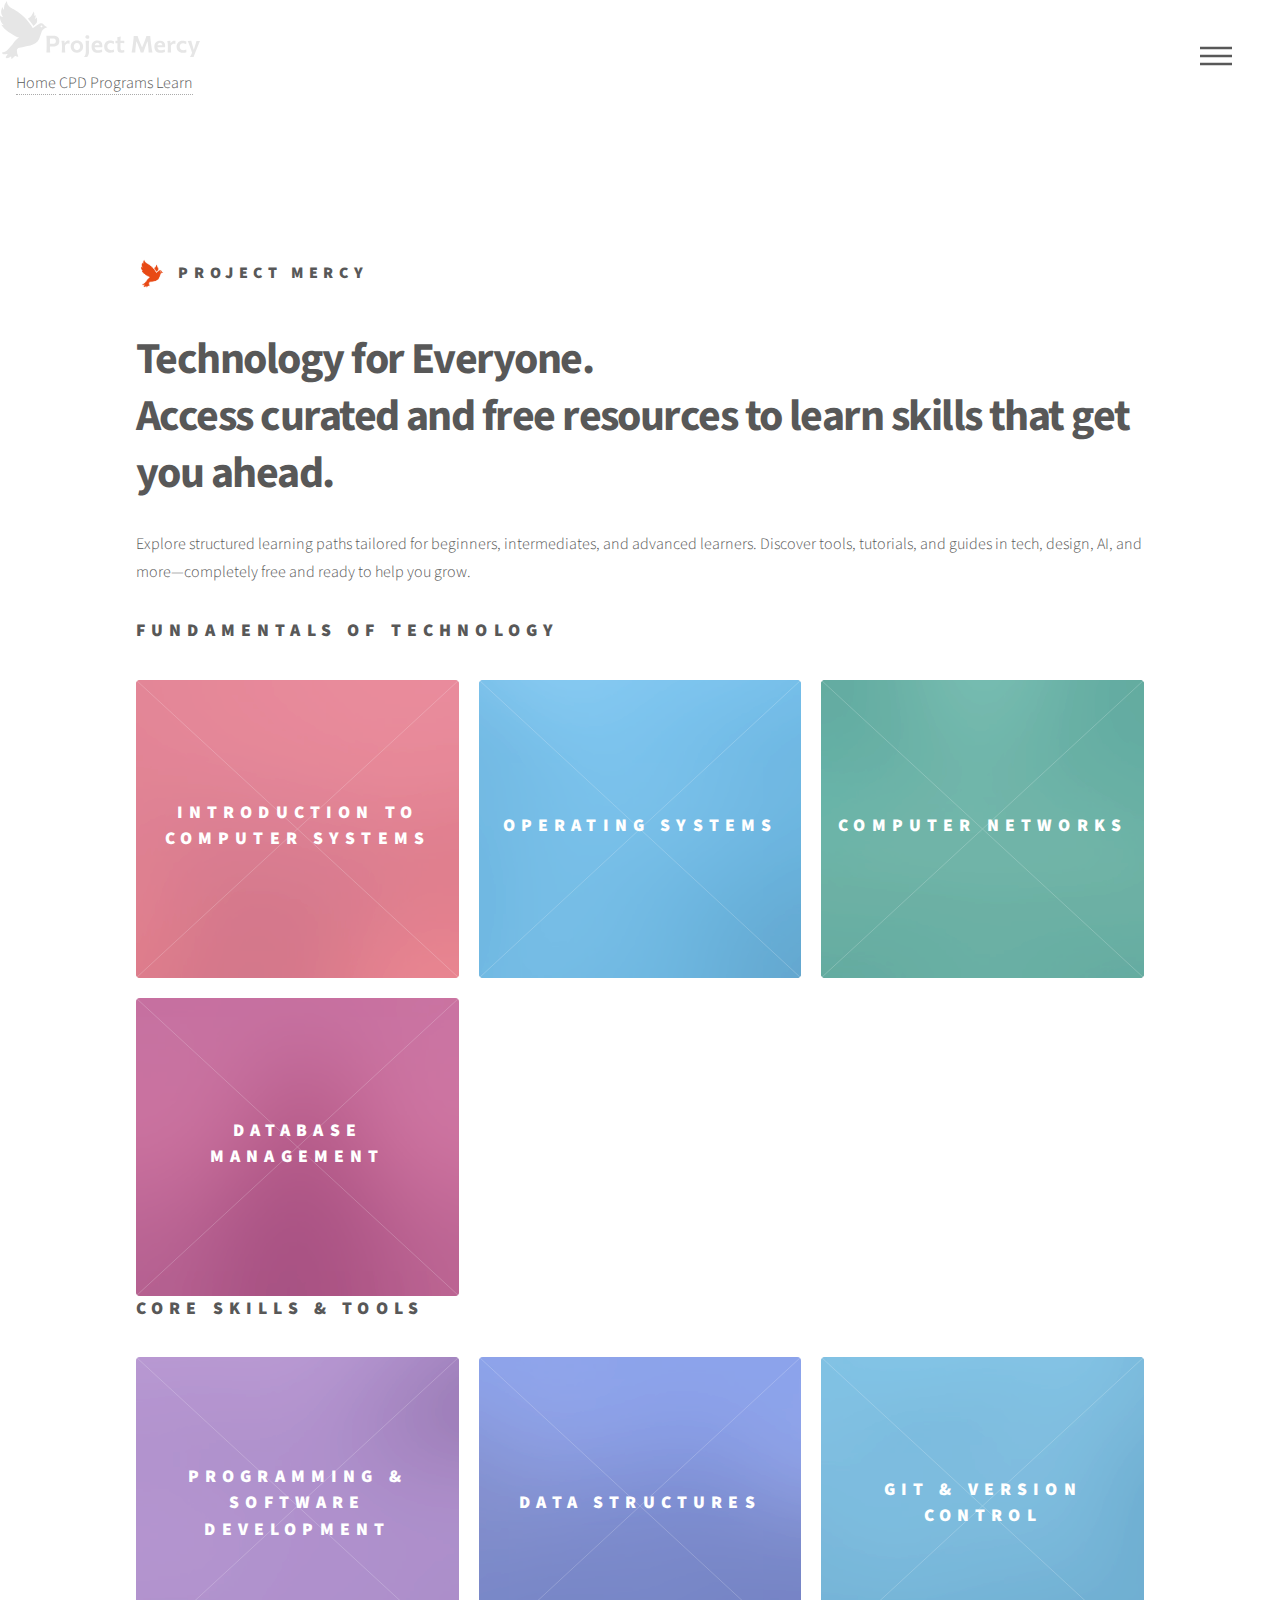
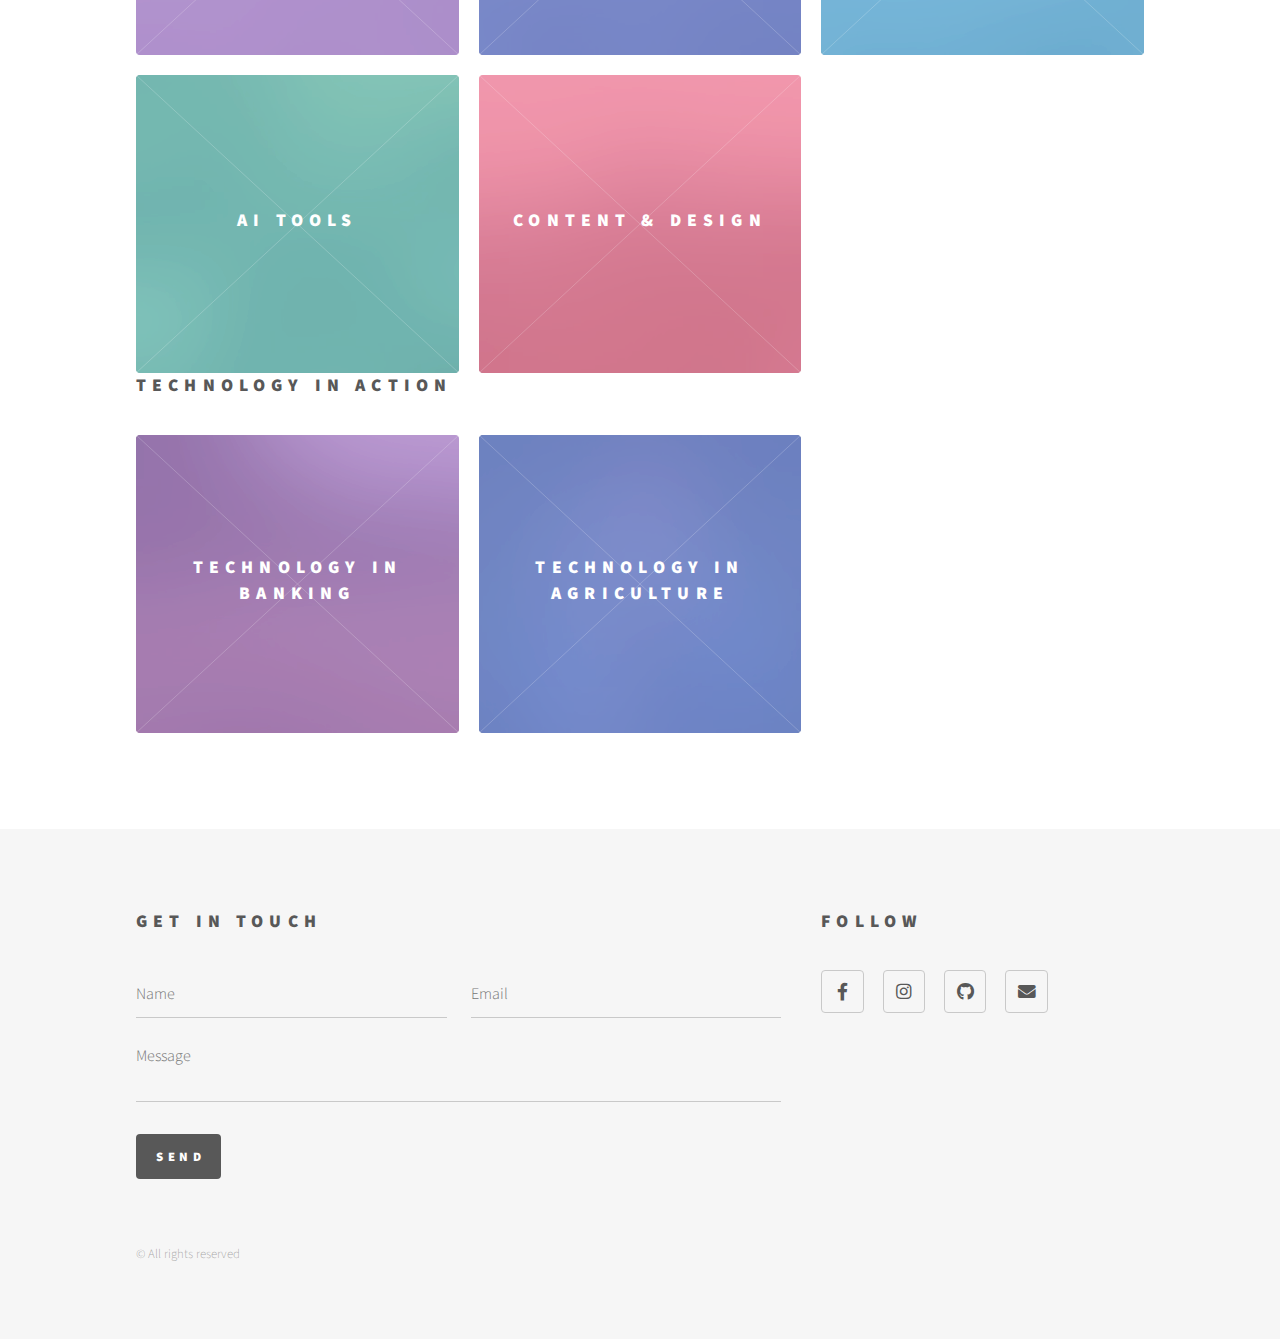
<file: index.html>
<!DOCTYPE HTML>
<!--
	Phantom by HTML5 UP
	html5up.net | @ajlkn
	Free for personal and commercial use under the CCA 3.0 license (html5up.net/license)
-->
<html>
	<head>
		<title>Learn</title>
		<meta charset="utf-8" />
		<meta name="viewport" content="width=device-width, initial-scale=1, user-scalable=no" />
		<link rel="stylesheet" href="./assets/css/main.css" />
		<link rel="icon" type="image/png" href="./assets/favicon.png">
		<noscript><link rel="stylesheet" href="./assets/css/noscript.css" /></noscript>
	</head>
	
	<body class="is-preload">

		<!-- Global Site Navigation -->
		<nav class="site-nav" role="navigation" aria-label="Global">
			<div class="nav-inner">
				<a class="brand" href="./index.html" aria-label="Learn">
					<img src="./images/logo-white.svg" alt="Project Mercy Logo" class="brand-logo" />
				</a>
				<ul class="links">
					<a href="https://project-mercy.github.io/">Home</a>
					<a href="https://project-mercy.github.io/techcpd/">CPD Programs</a>
					<a href="https://project-mercy.github.io/learn/">Learn</a>
				</ul>
			</div>
		</nav>

		<!-- Wrapper -->
			<div id="wrapper">

				<!-- Header -->
					<header id="header">
						<div class="inner">

							<!-- Logo -->
								<a href="./index.html" class="logo">
									<span class="symbol"><img src="./assets/favicon.png" alt="" /></span><span class="title">Project Mercy</span>
								</a>

							<!-- Nav -->
								<nav>
									<ul>
										<li><a href="#menu">Menu</a></li>
									</ul>
								</nav>

						</div>
					</header>

				<!-- Menu -->
					<nav id="menu">
						<h2>Menu</h2>
						<ul>
							<li><a href="./index.html">Home</a></li>
							<li><a href="./generic.html">Career Development</a></li>
							<li><a href="./generic.html">Freelancing</a></li>
							<li><a href="./generic.html">Leadership</a></li>
							<li><a href="./elements.html">Entrepreneurship</a></li>
						</ul>
					</nav>

				<!-- Main -->
					<div id="main">
						<div class="inner">
							<header>
								<h1>Technology for Everyone.<br />
								Access curated and free resources to learn skills that get you ahead.</h1>
								<p>Explore structured learning paths tailored for beginners, intermediates, and advanced learners. Discover tools, tutorials, and guides in tech, design, AI, and more—completely free and ready to help you grow.</p>
							</header>
					<!-- Group 1: Fundamentals of Technology -->
					<header class="major">
						<h2>Fundamentals of Technology</h2>
					</header>
					<section class="tiles">
						<article class="style1">
							<span class="image">
								<img src="./images/pic01.jpg" alt="" />
							</span>
							<a href="./generic.html">
								<h2>Introduction to Computer Systems</h2>
								<div class="content">
									<p>Understand how computers work, from hardware components to software operations.</p>
								</div>
							</a>
						</article>
						<article class="style2">
							<span class="image">
								<img src="./images/pic02.jpg" alt="" />
							</span>
							<a href="./generic.html">
								<h2>Operating Systems</h2>
								<div class="content">
									<p>Learn how operating systems manage hardware, processes, and user interactions.</p>
								</div>
							</a>
						</article>
						<article class="style3">
							<span class="image">
								<img src="./images/pic03.jpg" alt="" />
							</span>
							<a href="./generic.html">
								<h2>Computer Networks</h2>
								<div class="content">
									<p>Discover how devices connect, communicate, and share data across networks.</p>
								</div>
							</a>
						</article>
						<article class="style4">
							<span class="image">
								<img src="./images/pic04.jpg" alt="" />
							</span>
							<a href="./generic.html">
								<h2>Database Management</h2>
								<div class="content">
									<p>Explore how data is stored, organized, and accessed efficiently using database systems.</p>
								</div>
							</a>
						</article>
					</section>

					<!-- Group 2: Core Skills & Tools -->
					<header class="major">
						<h2>Core Skills &amp; Tools</h2>
					</header>
					<section class="tiles">
						<article class="style5">
							<span class="image">
								<img src="./images/pic05.jpg" alt="" />
							</span>
							<a href="./generic.html">
								<h2>Programming & Software Development</h2>
								<div class="content">
									<p>Build problem-solving skills and create software using modern programming languages.</p>
								</div>
							</a>
						</article>
						<article class="style6">
							<span class="image">
								<img src="./images/pic06.jpg" alt="" />
							</span>
							<a href="./generic.html">
								<h2>Data Structures</h2>
								<div class="content">
									<p>Master how information is organized and manipulated to make programs faster and smarter.</p>
								</div>
							</a>
						</article>
						<article class="style2">
							<span class="image">
								<img src="./images/pic07.jpg" alt="" />
							</span>
							<a href="./generic.html">
								<h2>Git &amp; Version Control</h2>
								<div class="content">
									<p>Learn to track, manage, and collaborate on code using Git and GitHub.</p>
								</div>
							</a>
						</article>
						<article class="style3">
							<span class="image">
								<img src="./images/pic08.jpg" alt="" />
							</span>
							<a href="./generic.html">
								<h2>AI Tools</h2>
								<div class="content">
									<p>Explore powerful AI applications and tools that enhance creativity and productivity.</p>
								</div>
							</a>
						</article>
						<article class="style1">
							<span class="image">
								<img src="./images/pic09.jpg" alt="" />
							</span>
							<a href="./generic.html">
								<h2>Content &amp; Design</h2>
								<div class="content">
									<p>Develop visual communication skills to design engaging and user-friendly digital content.</p>
								</div>
							</a>
						</article>
					</section>

					<!-- Group 3: Technology in Action -->
					<header class="major">
						<h2>Technology in Action</h2>
					</header>
					<section class="tiles">
						<article class="style5">
							<span class="image">
								<img src="./images/pic10.jpg" alt="" />
							</span>
							<a href="./generic.html">
								<h2>Technology in Banking</h2>
								<div class="content">
									<p>Learn how digital systems power modern banking, payments, and financial innovation.</p>
								</div>
							</a>
						</article>
						<article class="style6">
							<span class="image">
								<img src="./images/pic11.jpg" alt="" />
							</span>
							<a href="./generic.html">
								<h2>Technology in Agriculture</h2>
								<div class="content">
									<p>Learn how technology improves farming, productivity, and sustainability.</p>
								</div>
							</a>
						</article>
					</section>
						</div>
					</div>

				<!-- Footer -->
					<footer id="footer">
						<div class="inner">
							<section>
								<h2>Get in touch</h2>
								<form method="post" action="#">
									<div class="fields">
										<div class="field half">
											<input type="text" name="name" id="name" placeholder="Name" />
										</div>
										<div class="field half">
											<input type="email" name="email" id="email" placeholder="Email" />
										</div>
										<div class="field">
											<textarea name="message" id="message" placeholder="Message"></textarea>
										</div>
									</div>
									<ul class="actions">
										<li><input type="submit" value="Send" class="primary" /></li>
									</ul>
								</form>
							</section>
							<section>
								<h2>Follow</h2>
								<ul class="icons">
									<li><a href="https://web.facebook.com/ProjectMercyInc" class="icon brands style2 fa-facebook-f"><span class="label">Facebook</span></a></li>
									<li><a href="https://www.instagram.com/projectmercy/" class="icon brands style2 fa-instagram"><span class="label">Instagram</span></a></li>
									<li><a href="https://github.com/project-mercy" class="icon brands style2 fa-github"><span class="label">GitHub</span></a></li>
									<li><a href="hiankit611@gmail.com" class="icon solid style2 fa-envelope"><span class="label">Email</span></a></li>
								</ul>
							</section>
							<ul class="copyright">
								<li>&copy; All rights reserved</li>
							</ul>
						</div>
					</footer>

			</div>

		<!-- Scripts -->
			<script src="./assets/js/jquery.min.js"></script>
			<script src="./assets/js/browser.min.js"></script>
			<script src="./assets/js/breakpoints.min.js"></script>
			<script src="./assets/js/util.js"></script>
			<script src="./assets/js/main.js"></script>

	</body>
</html>
</file>
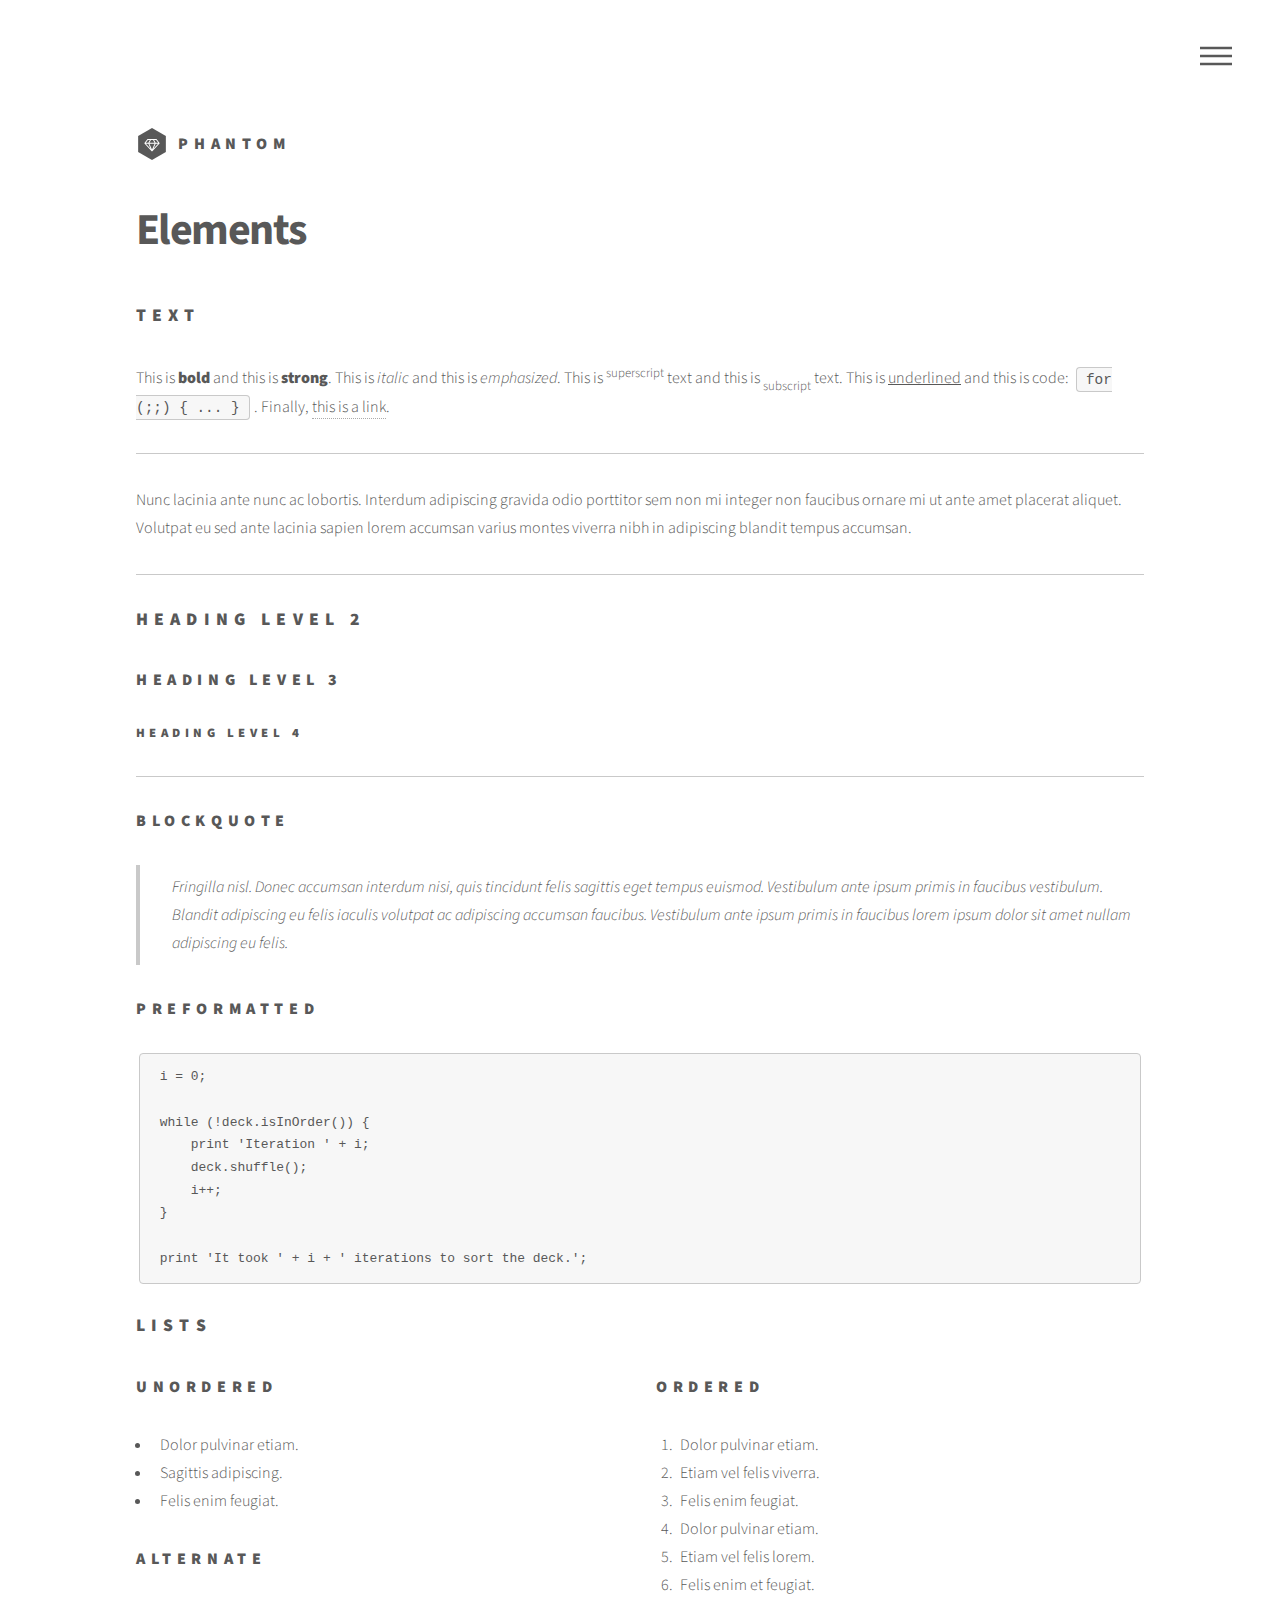
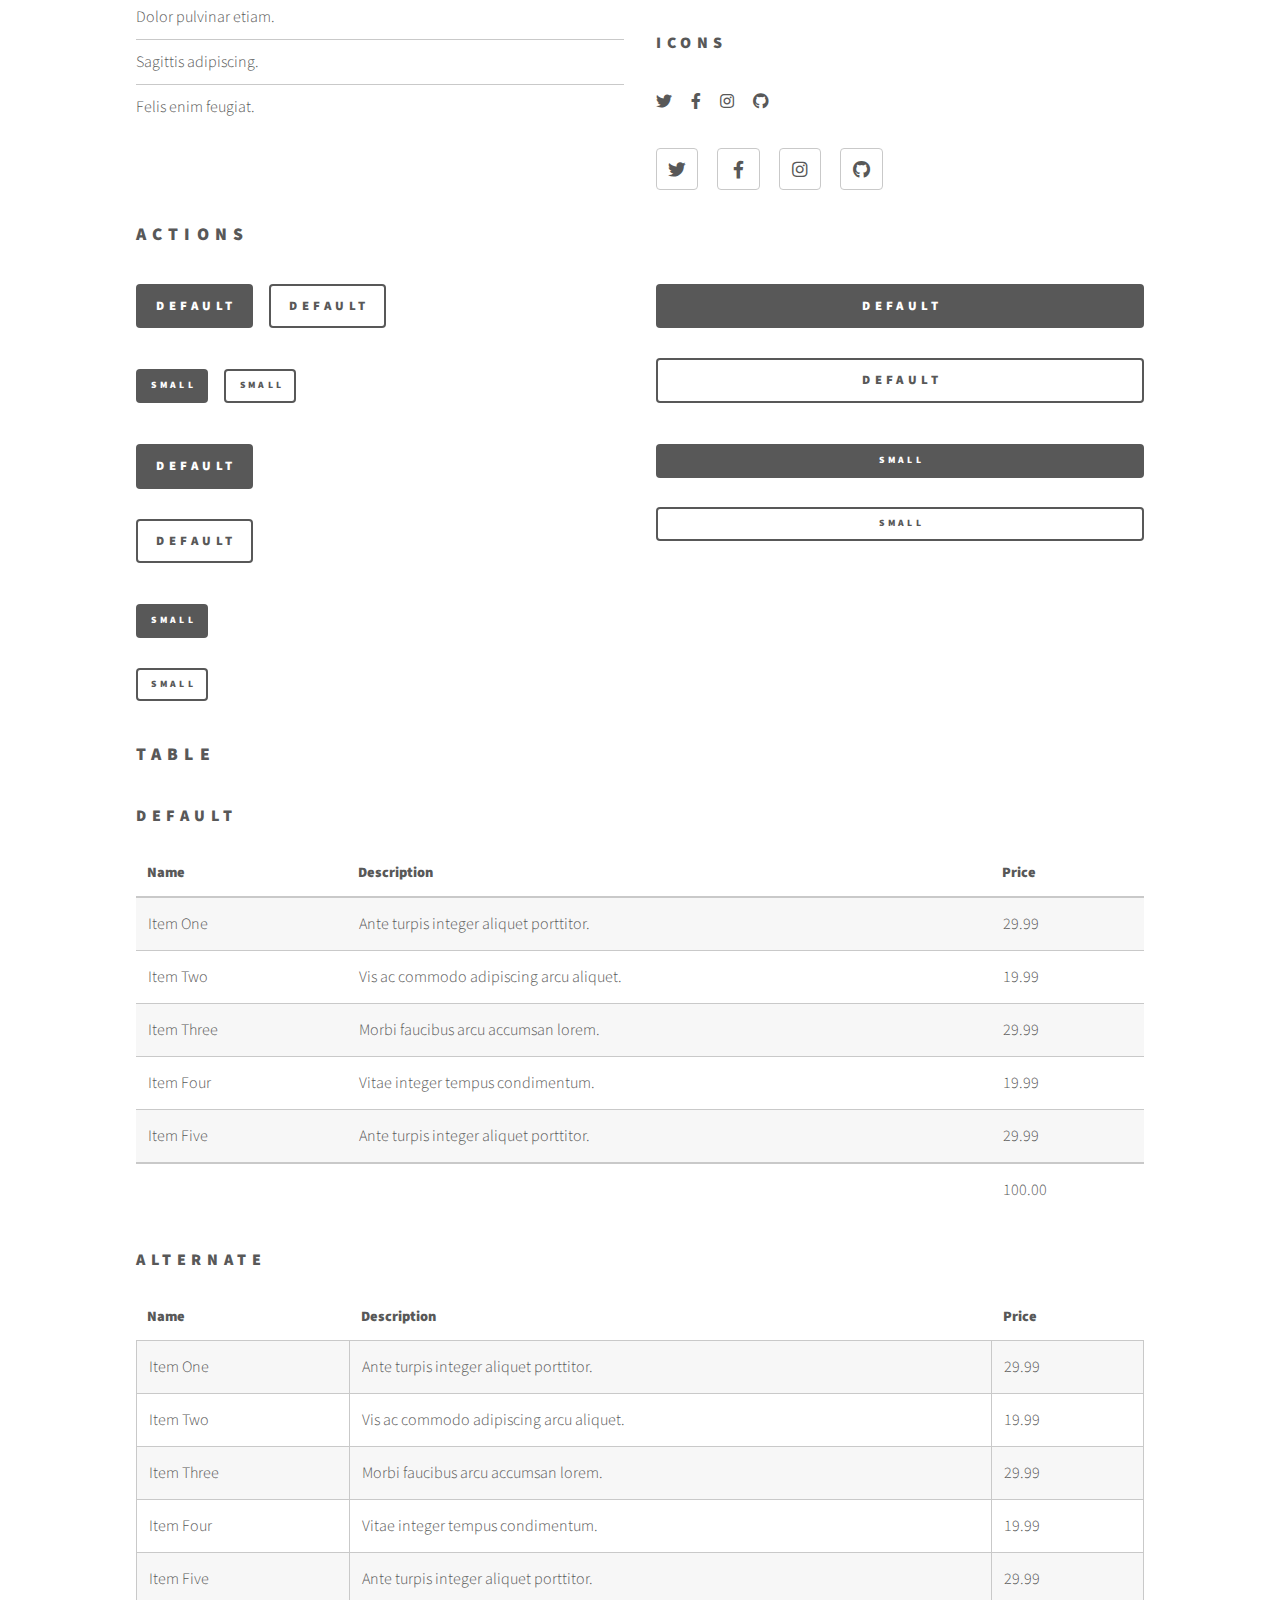
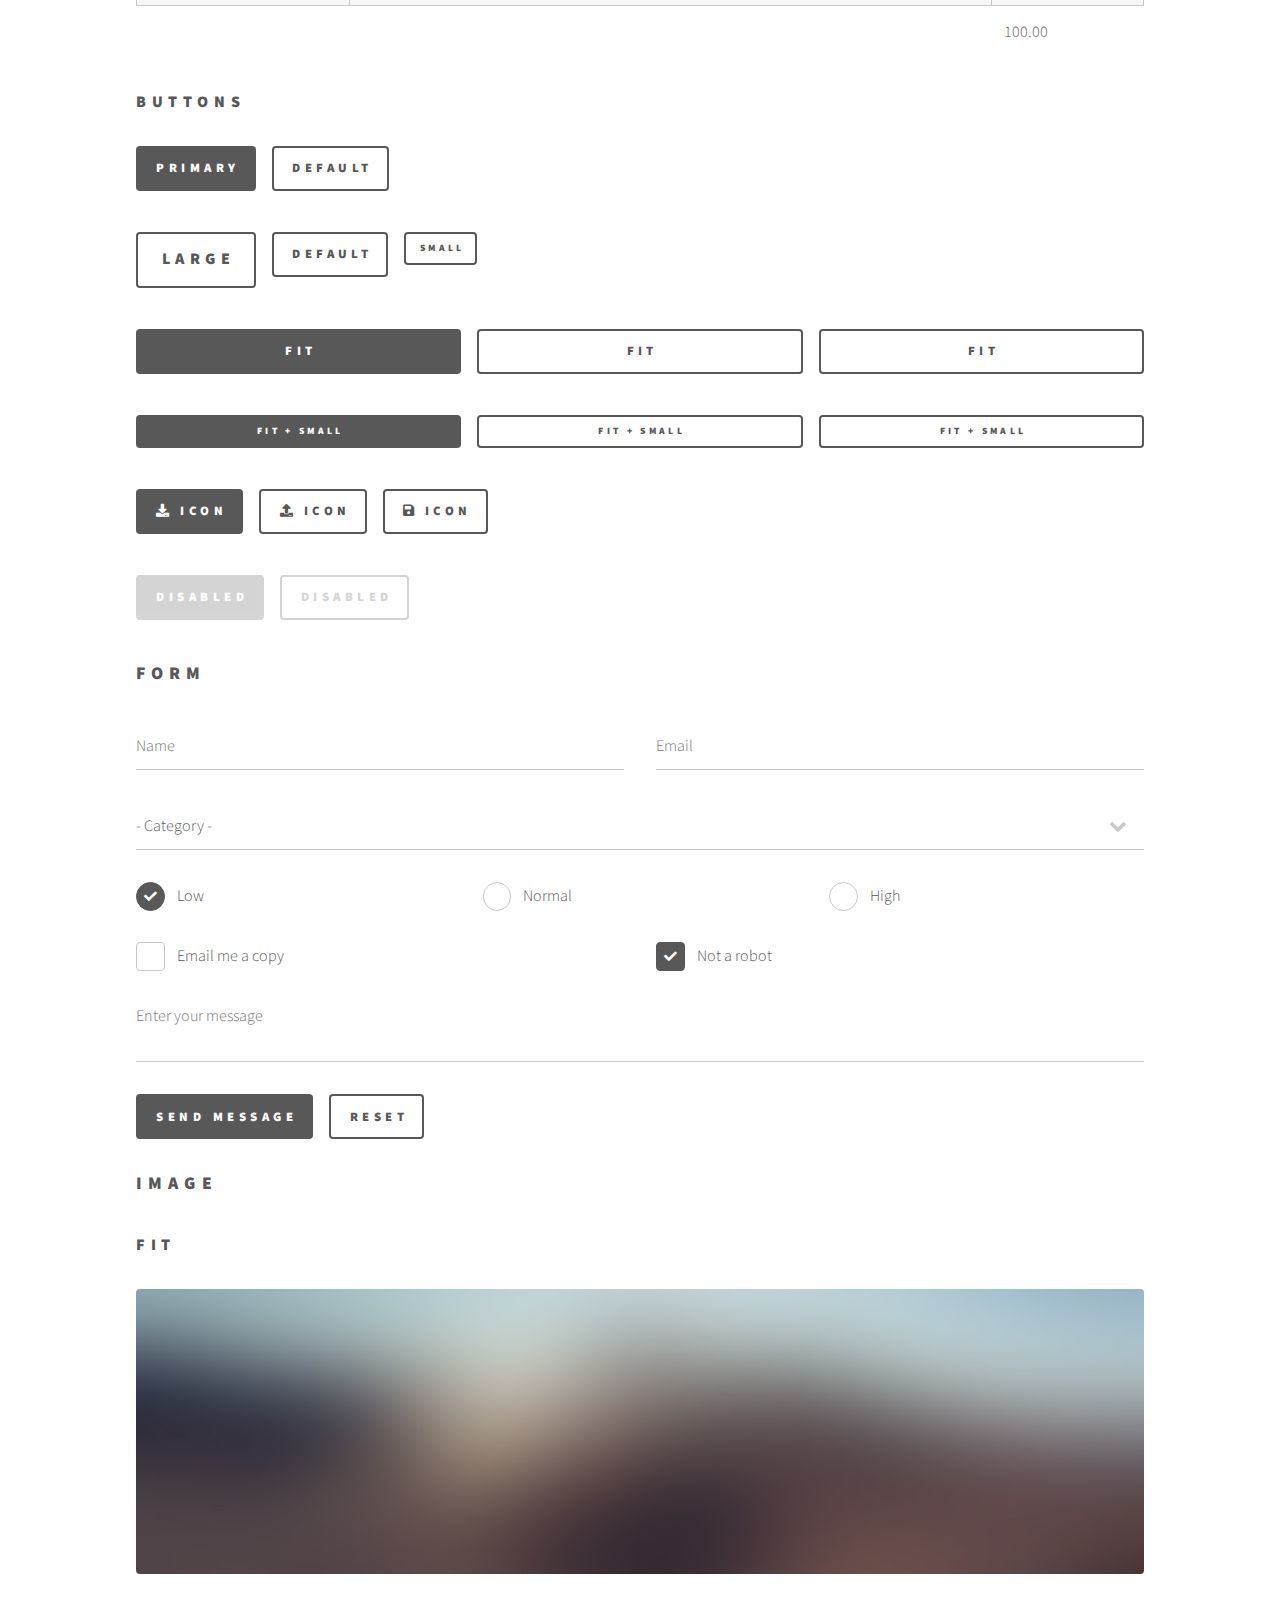
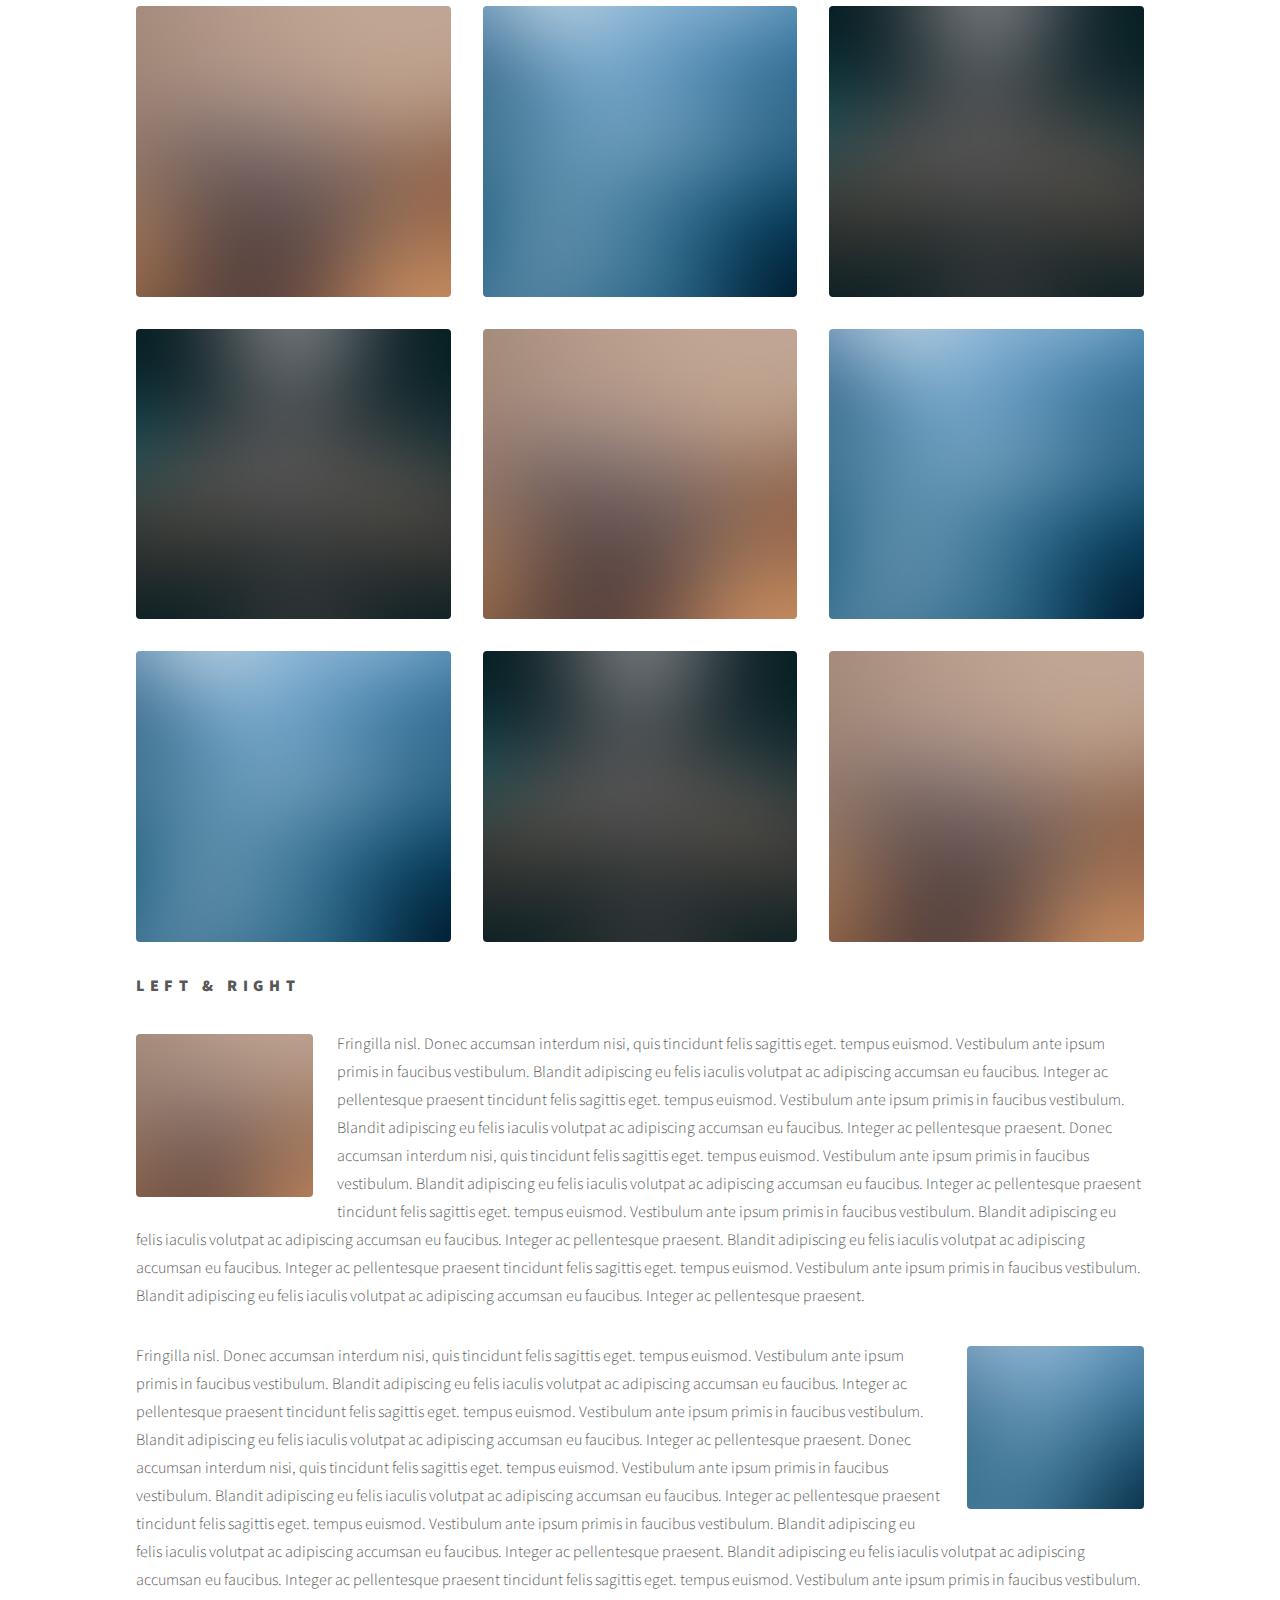
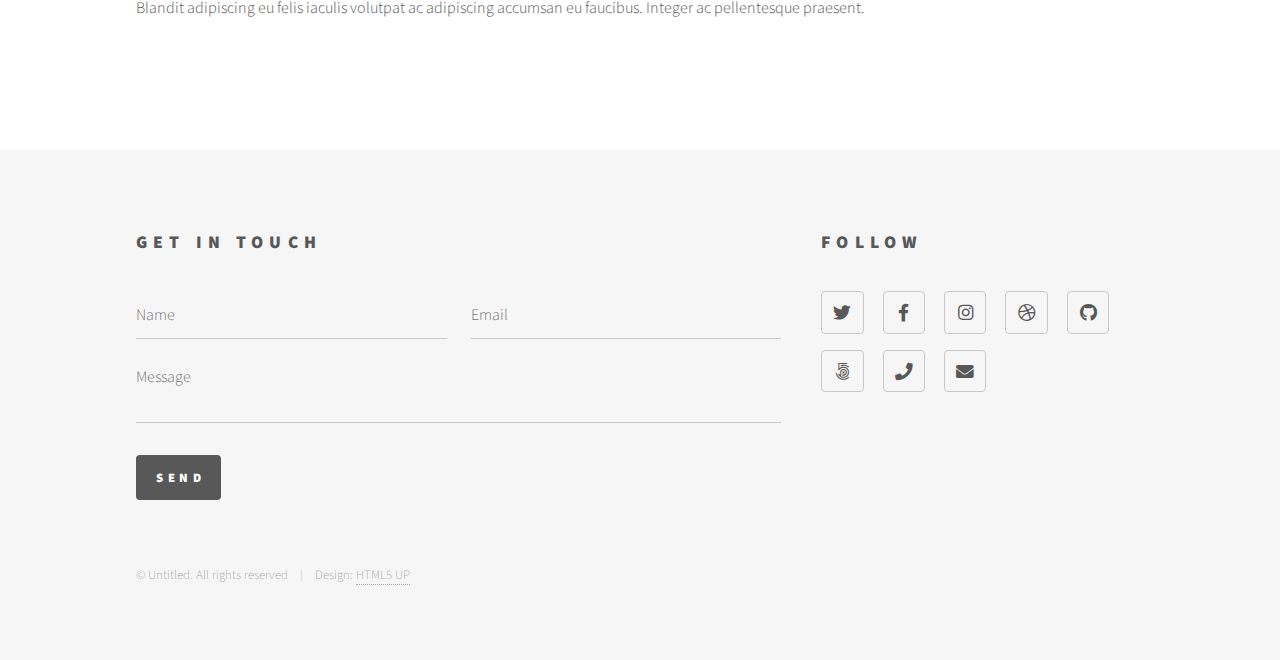
<file: elements.html>
<!DOCTYPE HTML>
<!--
	Phantom by HTML5 UP
	html5up.net | @ajlkn
	Free for personal and commercial use under the CCA 3.0 license (html5up.net/license)
-->
<html>
	<head>
		<title>Elements - Phantom by HTML5 UP</title>
		<meta charset="utf-8" />
		<meta name="viewport" content="width=device-width, initial-scale=1, user-scalable=no" />
		<link rel="stylesheet" href="./assets/css/main.css" />
		<noscript><link rel="stylesheet" href="./assets/css/noscript.css" /></noscript>
	</head>
	<body class="is-preload">
		<!-- Wrapper -->
			<div id="wrapper">

				<!-- Header -->
					<header id="header">
						<div class="inner">

							<!-- Logo -->
								<a href="./index.html" class="logo">
									<span class="symbol"><img src="./images/logo.svg" alt="" /></span><span class="title">Phantom</span>
								</a>

							<!-- Nav -->
								<nav>
									<ul>
										<li><a href="#menu">Menu</a></li>
									</ul>
								</nav>

						</div>
					</header>

				<!-- Menu -->
					<nav id="menu">
						<h2>Menu</h2>
						<ul>
							<li><a href="./index.html">Home</a></li>
							<li><a href="./generic.html">Ipsum veroeros</a></li>
							<li><a href="./generic.html">Tempus etiam</a></li>
							<li><a href="./generic.html">Consequat dolor</a></li>
							<li><a href="./elements.html">Elements</a></li>
						</ul>
					</nav>

				<!-- Main -->
					<div id="main">
						<div class="inner">
							<h1>Elements</h1>

							<!-- Text -->
								<section>
									<h2>Text</h2>
									<p>This is <b>bold</b> and this is <strong>strong</strong>. This is <i>italic</i> and this is <em>emphasized</em>.
									This is <sup>superscript</sup> text and this is <sub>subscript</sub> text.
									This is <u>underlined</u> and this is code: <code>for (;;) { ... }</code>. Finally, <a href="#">this is a link</a>.</p>
									<hr />
									<p>Nunc lacinia ante nunc ac lobortis. Interdum adipiscing gravida odio porttitor sem non mi integer non faucibus ornare mi ut ante amet placerat aliquet. Volutpat eu sed ante lacinia sapien lorem accumsan varius montes viverra nibh in adipiscing blandit tempus accumsan.</p>
									<hr />
									<h2>Heading Level 2</h2>
									<h3>Heading Level 3</h3>
									<h4>Heading Level 4</h4>
									<hr />
									<h3>Blockquote</h3>
									<blockquote>Fringilla nisl. Donec accumsan interdum nisi, quis tincidunt felis sagittis eget tempus euismod. Vestibulum ante ipsum primis in faucibus vestibulum. Blandit adipiscing eu felis iaculis volutpat ac adipiscing accumsan faucibus. Vestibulum ante ipsum primis in faucibus lorem ipsum dolor sit amet nullam adipiscing eu felis.</blockquote>
									<h3>Preformatted</h3>
									<pre><code>i = 0;

while (!deck.isInOrder()) {
    print 'Iteration ' + i;
    deck.shuffle();
    i++;
}

print 'It took ' + i + ' iterations to sort the deck.';</code></pre>
								</section>

							<!-- Lists -->
								<section>
									<h2>Lists</h2>
									<div class="row">
										<div class="col-6 col-12-medium">
											<h3>Unordered</h3>
											<ul>
												<li>Dolor pulvinar etiam.</li>
												<li>Sagittis adipiscing.</li>
												<li>Felis enim feugiat.</li>
											</ul>
											<h3>Alternate</h3>
											<ul class="alt">
												<li>Dolor pulvinar etiam.</li>
												<li>Sagittis adipiscing.</li>
												<li>Felis enim feugiat.</li>
											</ul>
										</div>
										<div class="col-6 col-12-medium">
											<h3>Ordered</h3>
											<ol>
												<li>Dolor pulvinar etiam.</li>
												<li>Etiam vel felis viverra.</li>
												<li>Felis enim feugiat.</li>
												<li>Dolor pulvinar etiam.</li>
												<li>Etiam vel felis lorem.</li>
												<li>Felis enim et feugiat.</li>
											</ol>
											<h3>Icons</h3>
											<ul class="icons">
												<li><a href="#" class="icon brands style1 fa-twitter"><span class="label">Twitter</span></a></li>
												<li><a href="#" class="icon brands style1 fa-facebook-f"><span class="label">Facebook</span></a></li>
												<li><a href="#" class="icon brands style1 fa-instagram"><span class="label">Instagram</span></a></li>
												<li><a href="#" class="icon brands style1 fa-github"><span class="label">Github</span></a></li>
											</ul>
											<ul class="icons">
												<li><a href="#" class="icon brands style2 fa-twitter"><span class="label">Twitter</span></a></li>
												<li><a href="#" class="icon brands style2 fa-facebook-f"><span class="label">Facebook</span></a></li>
												<li><a href="#" class="icon brands style2 fa-instagram"><span class="label">Instagram</span></a></li>
												<li><a href="#" class="icon brands style2 fa-github"><span class="label">Github</span></a></li>
											</ul>
										</div>
									</div>
									<h2>Actions</h2>
									<div class="row">
										<div class="col-6 col-12-medium">
											<ul class="actions">
												<li><a href="#" class="button primary">Default</a></li>
												<li><a href="#" class="button">Default</a></li>
											</ul>
											<ul class="actions small">
												<li><a href="#" class="button primary small">Small</a></li>
												<li><a href="#" class="button small">Small</a></li>
											</ul>
											<ul class="actions stacked">
												<li><a href="#" class="button primary">Default</a></li>
												<li><a href="#" class="button">Default</a></li>
											</ul>
											<ul class="actions stacked">
												<li><a href="#" class="button primary small">Small</a></li>
												<li><a href="#" class="button small">Small</a></li>
											</ul>
										</div>
										<div class="col-6 col-12-medium">
											<ul class="actions stacked">
												<li><a href="#" class="button primary fit">Default</a></li>
												<li><a href="#" class="button fit">Default</a></li>
											</ul>
											<ul class="actions stacked">
												<li><a href="#" class="button primary small fit">Small</a></li>
												<li><a href="#" class="button small fit">Small</a></li>
											</ul>
										</div>
									</div>
								</section>

							<!-- Table -->
								<section>
									<h2>Table</h2>
									<h3>Default</h3>
									<div class="table-wrapper">
										<table>
											<thead>
												<tr>
													<th>Name</th>
													<th>Description</th>
													<th>Price</th>
												</tr>
											</thead>
											<tbody>
												<tr>
													<td>Item One</td>
													<td>Ante turpis integer aliquet porttitor.</td>
													<td>29.99</td>
												</tr>
												<tr>
													<td>Item Two</td>
													<td>Vis ac commodo adipiscing arcu aliquet.</td>
													<td>19.99</td>
												</tr>
												<tr>
													<td>Item Three</td>
													<td> Morbi faucibus arcu accumsan lorem.</td>
													<td>29.99</td>
												</tr>
												<tr>
													<td>Item Four</td>
													<td>Vitae integer tempus condimentum.</td>
													<td>19.99</td>
												</tr>
												<tr>
													<td>Item Five</td>
													<td>Ante turpis integer aliquet porttitor.</td>
													<td>29.99</td>
												</tr>
											</tbody>
											<tfoot>
												<tr>
													<td colspan="2"></td>
													<td>100.00</td>
												</tr>
											</tfoot>
										</table>
									</div>

									<h3>Alternate</h3>
									<div class="table-wrapper">
										<table class="alt">
											<thead>
												<tr>
													<th>Name</th>
													<th>Description</th>
													<th>Price</th>
												</tr>
											</thead>
											<tbody>
												<tr>
													<td>Item One</td>
													<td>Ante turpis integer aliquet porttitor.</td>
													<td>29.99</td>
												</tr>
												<tr>
													<td>Item Two</td>
													<td>Vis ac commodo adipiscing arcu aliquet.</td>
													<td>19.99</td>
												</tr>
												<tr>
													<td>Item Three</td>
													<td> Morbi faucibus arcu accumsan lorem.</td>
													<td>29.99</td>
												</tr>
												<tr>
													<td>Item Four</td>
													<td>Vitae integer tempus condimentum.</td>
													<td>19.99</td>
												</tr>
												<tr>
													<td>Item Five</td>
													<td>Ante turpis integer aliquet porttitor.</td>
													<td>29.99</td>
												</tr>
											</tbody>
											<tfoot>
												<tr>
													<td colspan="2"></td>
													<td>100.00</td>
												</tr>
											</tfoot>
										</table>
									</div>
								</section>

							<!-- Buttons -->
								<section>
									<h3>Buttons</h3>
									<ul class="actions">
										<li><a href="#" class="button primary">Primary</a></li>
										<li><a href="#" class="button">Default</a></li>
									</ul>
									<ul class="actions">
										<li><a href="#" class="button large">Large</a></li>
										<li><a href="#" class="button">Default</a></li>
										<li><a href="#" class="button small">Small</a></li>
									</ul>
									<ul class="actions fit">
										<li><a href="#" class="button primary fit">Fit</a></li>
										<li><a href="#" class="button fit">Fit</a></li>
										<li><a href="#" class="button fit">Fit</a></li>
									</ul>
									<ul class="actions fit small">
										<li><a href="#" class="button primary fit small">Fit + Small</a></li>
										<li><a href="#" class="button fit small">Fit + Small</a></li>
										<li><a href="#" class="button fit small">Fit + Small</a></li>
									</ul>
									<ul class="actions">
										<li><a href="#" class="button primary icon solid fa-download">Icon</a></li>
										<li><a href="#" class="button icon solid fa-upload">Icon</a></li>
										<li><a href="#" class="button icon solid fa-save">Icon</a></li>
									</ul>
									<ul class="actions">
										<li><span class="button primary disabled">Disabled</span></li>
										<li><span class="button disabled">Disabled</span></li>
									</ul>
								</section>

							<!-- Form -->
								<section>
									<h2>Form</h2>
									<form method="post" action="#">
										<div class="row gtr-uniform">
											<div class="col-6 col-12-xsmall">
												<input type="text" name="demo-name" id="demo-name" value="" placeholder="Name" />
											</div>
											<div class="col-6 col-12-xsmall">
												<input type="email" name="demo-email" id="demo-email" value="" placeholder="Email" />
											</div>
											<div class="col-12">
												<select name="demo-category" id="demo-category">
													<option value="">- Category -</option>
													<option value="1">Manufacturing</option>
													<option value="1">Shipping</option>
													<option value="1">Administration</option>
													<option value="1">Human Resources</option>
												</select>
											</div>
											<div class="col-4 col-12-small">
												<input type="radio" id="demo-priority-low" name="demo-priority" checked>
												<label for="demo-priority-low">Low</label>
											</div>
											<div class="col-4 col-12-small">
												<input type="radio" id="demo-priority-normal" name="demo-priority">
												<label for="demo-priority-normal">Normal</label>
											</div>
											<div class="col-4 col-12-small">
												<input type="radio" id="demo-priority-high" name="demo-priority">
												<label for="demo-priority-high">High</label>
											</div>
											<div class="col-6 col-12-small">
												<input type="checkbox" id="demo-copy" name="demo-copy">
												<label for="demo-copy">Email me a copy</label>
											</div>
											<div class="col-6 col-12-small">
												<input type="checkbox" id="demo-human" name="demo-human" checked>
												<label for="demo-human">Not a robot</label>
											</div>
											<div class="col-12">
												<textarea name="demo-message" id="demo-message" placeholder="Enter your message" rows="6"></textarea>
											</div>
											<div class="col-12">
												<ul class="actions">
													<li><input type="submit" value="Send Message" class="primary" /></li>
													<li><input type="reset" value="Reset" /></li>
												</ul>
											</div>
										</div>
									</form>
								</section>

							<!-- Image -->
								<section>
									<h2>Image</h2>
									<h3>Fit</h3>
									<div class="box alt">
										<div class="row gtr-uniform">
											<div class="col-12"><span class="image fit"><img src="./images/pic13.jpg" alt="" /></span></div>
											<div class="col-4"><span class="image fit"><img src="./images/pic01.jpg" alt="" /></span></div>
											<div class="col-4"><span class="image fit"><img src="./images/pic02.jpg" alt="" /></span></div>
											<div class="col-4"><span class="image fit"><img src="./images/pic03.jpg" alt="" /></span></div>
											<div class="col-4"><span class="image fit"><img src="./images/pic03.jpg" alt="" /></span></div>
											<div class="col-4"><span class="image fit"><img src="./images/pic01.jpg" alt="" /></span></div>
											<div class="col-4"><span class="image fit"><img src="./images/pic02.jpg" alt="" /></span></div>
											<div class="col-4"><span class="image fit"><img src="./images/pic02.jpg" alt="" /></span></div>
											<div class="col-4"><span class="image fit"><img src="./images/pic03.jpg" alt="" /></span></div>
											<div class="col-4"><span class="image fit"><img src="./images/pic01.jpg" alt="" /></span></div>
										</div>
									</div>
									<h3>Left &amp; Right</h3>
									<p><span class="image left"><img src="./images/pic14.jpg" alt="" /></span>Fringilla nisl. Donec accumsan interdum nisi, quis tincidunt felis sagittis eget. tempus euismod. Vestibulum ante ipsum primis in faucibus vestibulum. Blandit adipiscing eu felis iaculis volutpat ac adipiscing accumsan eu faucibus. Integer ac pellentesque praesent tincidunt felis sagittis eget. tempus euismod. Vestibulum ante ipsum primis in faucibus vestibulum. Blandit adipiscing eu felis iaculis volutpat ac adipiscing accumsan eu faucibus. Integer ac pellentesque praesent. Donec accumsan interdum nisi, quis tincidunt felis sagittis eget. tempus euismod. Vestibulum ante ipsum primis in faucibus vestibulum. Blandit adipiscing eu felis iaculis volutpat ac adipiscing accumsan eu faucibus. Integer ac pellentesque praesent tincidunt felis sagittis eget. tempus euismod. Vestibulum ante ipsum primis in faucibus vestibulum. Blandit adipiscing eu felis iaculis volutpat ac adipiscing accumsan eu faucibus. Integer ac pellentesque praesent. Blandit adipiscing eu felis iaculis volutpat ac adipiscing accumsan eu faucibus. Integer ac pellentesque praesent tincidunt felis sagittis eget. tempus euismod. Vestibulum ante ipsum primis in faucibus vestibulum. Blandit adipiscing eu felis iaculis volutpat ac adipiscing accumsan eu faucibus. Integer ac pellentesque praesent.</p>
									<p><span class="image right"><img src="./images/pic15.jpg" alt="" /></span>Fringilla nisl. Donec accumsan interdum nisi, quis tincidunt felis sagittis eget. tempus euismod. Vestibulum ante ipsum primis in faucibus vestibulum. Blandit adipiscing eu felis iaculis volutpat ac adipiscing accumsan eu faucibus. Integer ac pellentesque praesent tincidunt felis sagittis eget. tempus euismod. Vestibulum ante ipsum primis in faucibus vestibulum. Blandit adipiscing eu felis iaculis volutpat ac adipiscing accumsan eu faucibus. Integer ac pellentesque praesent. Donec accumsan interdum nisi, quis tincidunt felis sagittis eget. tempus euismod. Vestibulum ante ipsum primis in faucibus vestibulum. Blandit adipiscing eu felis iaculis volutpat ac adipiscing accumsan eu faucibus. Integer ac pellentesque praesent tincidunt felis sagittis eget. tempus euismod. Vestibulum ante ipsum primis in faucibus vestibulum. Blandit adipiscing eu felis iaculis volutpat ac adipiscing accumsan eu faucibus. Integer ac pellentesque praesent. Blandit adipiscing eu felis iaculis volutpat ac adipiscing accumsan eu faucibus. Integer ac pellentesque praesent tincidunt felis sagittis eget. tempus euismod. Vestibulum ante ipsum primis in faucibus vestibulum. Blandit adipiscing eu felis iaculis volutpat ac adipiscing accumsan eu faucibus. Integer ac pellentesque praesent.</p>
								</section>

						</div>
					</div>

				<!-- Footer -->
					<footer id="footer">
						<div class="inner">
							<section>
								<h2>Get in touch</h2>
								<form method="post" action="#">
									<div class="fields">
										<div class="field half">
											<input type="text" name="name" id="name" placeholder="Name" />
										</div>
										<div class="field half">
											<input type="email" name="email" id="email" placeholder="Email" />
										</div>
										<div class="field">
											<textarea name="message" id="message" placeholder="Message"></textarea>
										</div>
									</div>
									<ul class="actions">
										<li><input type="submit" value="Send" class="primary" /></li>
									</ul>
								</form>
							</section>
							<section>
								<h2>Follow</h2>
								<ul class="icons">
									<li><a href="#" class="icon brands style2 fa-twitter"><span class="label">Twitter</span></a></li>
									<li><a href="#" class="icon brands style2 fa-facebook-f"><span class="label">Facebook</span></a></li>
									<li><a href="#" class="icon brands style2 fa-instagram"><span class="label">Instagram</span></a></li>
									<li><a href="#" class="icon brands style2 fa-dribbble"><span class="label">Dribbble</span></a></li>
									<li><a href="#" class="icon brands style2 fa-github"><span class="label">GitHub</span></a></li>
									<li><a href="#" class="icon brands style2 fa-500px"><span class="label">500px</span></a></li>
									<li><a href="#" class="icon solid style2 fa-phone"><span class="label">Phone</span></a></li>
									<li><a href="#" class="icon solid style2 fa-envelope"><span class="label">Email</span></a></li>
								</ul>
							</section>
							<ul class="copyright">
								<li>&copy; Untitled. All rights reserved</li><li>Design: <a href="http://html5up.net">HTML5 UP</a></li>
							</ul>
						</div>
					</footer>

			</div>

		<!-- Scripts -->
			<script src="./assets/js/jquery.min.js"></script>
			<script src="./assets/js/browser.min.js"></script>
			<script src="./assets/js/breakpoints.min.js"></script>
			<script src="./assets/js/util.js"></script>
			<script src="./assets/js/main.js"></script>

	</body>
</html>
</file>
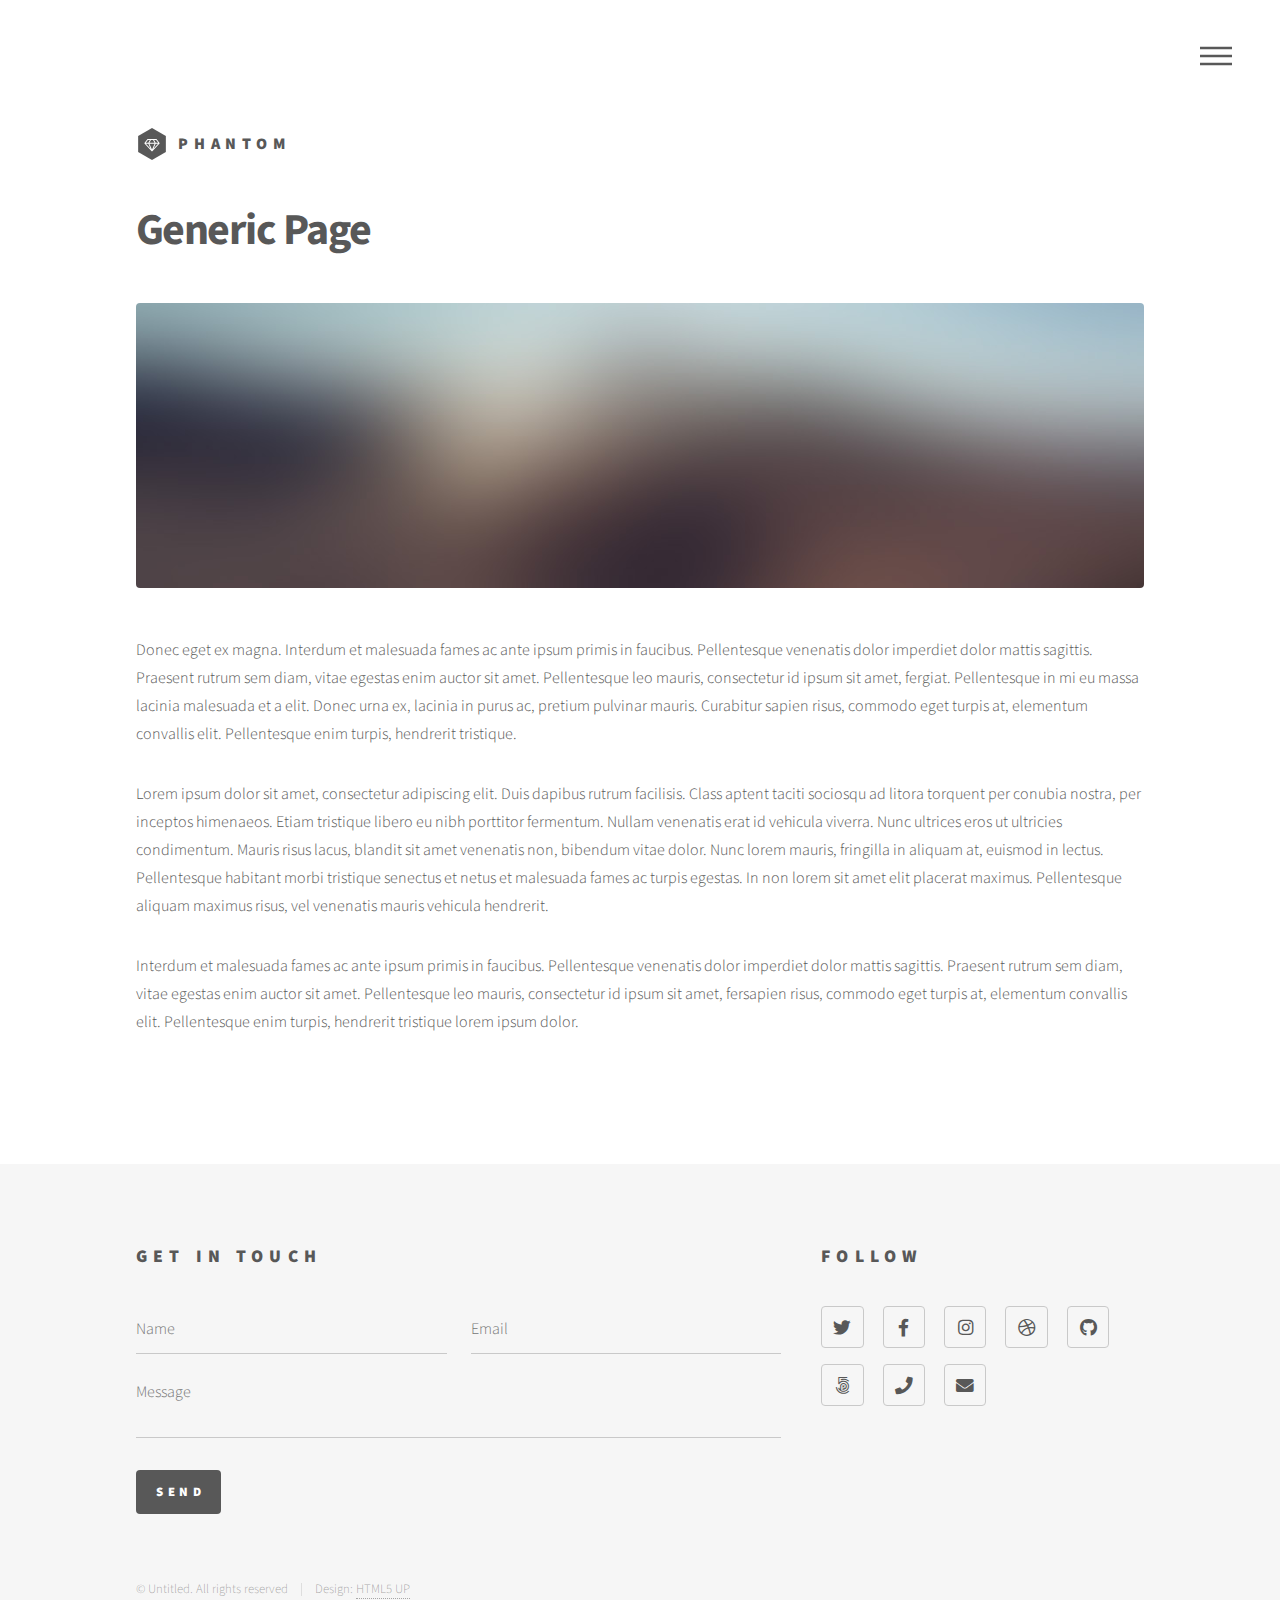
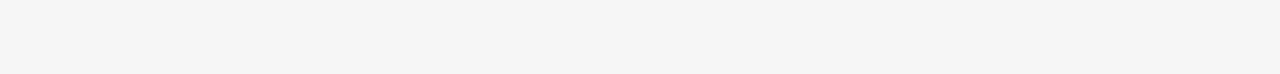
<file: generic.html>
<!DOCTYPE HTML>
<!--
	Phantom by HTML5 UP
	html5up.net | @ajlkn
	Free for personal and commercial use under the CCA 3.0 license (html5up.net/license)
-->
<html>
	<head>
		<title>Generic - Phantom by HTML5 UP</title>
		<meta charset="utf-8" />
		<meta name="viewport" content="width=device-width, initial-scale=1, user-scalable=no" />
		<link rel="stylesheet" href="./assets/css/main.css" />
		<noscript><link rel="stylesheet" href="./assets/css/noscript.css" /></noscript>
	</head>
	<body class="is-preload">
		<!-- Wrapper -->
			<div id="wrapper">

				<!-- Header -->
					<header id="header">
						<div class="inner">

							<!-- Logo -->
								<a href="./index.html" class="logo">
									<span class="symbol"><img src="./images/logo.svg" alt="" /></span><span class="title">Phantom</span>
								</a>

							<!-- Nav -->
								<nav>
									<ul>
										<li><a href="#menu">Menu</a></li>
									</ul>
								</nav>

						</div>
					</header>

				<!-- Menu -->
					<nav id="menu">
						<h2>Menu</h2>
						<ul>
							<li><a href="./index.html">Home</a></li>
							<li><a href="./generic.html">Ipsum veroeros</a></li>
							<li><a href="./generic.html">Tempus etiam</a></li>
							<li><a href="./generic.html">Consequat dolor</a></li>
							<li><a href="./elements.html">Elements</a></li>
						</ul>
					</nav>

				<!-- Main -->
					<div id="main">
						<div class="inner">
							<h1>Generic Page</h1>
							<span class="image main"><img src="./images/pic13.jpg" alt="" /></span>
							<p>Donec eget ex magna. Interdum et malesuada fames ac ante ipsum primis in faucibus. Pellentesque venenatis dolor imperdiet dolor mattis sagittis. Praesent rutrum sem diam, vitae egestas enim auctor sit amet. Pellentesque leo mauris, consectetur id ipsum sit amet, fergiat. Pellentesque in mi eu massa lacinia malesuada et a elit. Donec urna ex, lacinia in purus ac, pretium pulvinar mauris. Curabitur sapien risus, commodo eget turpis at, elementum convallis elit. Pellentesque enim turpis, hendrerit tristique.</p>
							<p>Lorem ipsum dolor sit amet, consectetur adipiscing elit. Duis dapibus rutrum facilisis. Class aptent taciti sociosqu ad litora torquent per conubia nostra, per inceptos himenaeos. Etiam tristique libero eu nibh porttitor fermentum. Nullam venenatis erat id vehicula viverra. Nunc ultrices eros ut ultricies condimentum. Mauris risus lacus, blandit sit amet venenatis non, bibendum vitae dolor. Nunc lorem mauris, fringilla in aliquam at, euismod in lectus. Pellentesque habitant morbi tristique senectus et netus et malesuada fames ac turpis egestas. In non lorem sit amet elit placerat maximus. Pellentesque aliquam maximus risus, vel venenatis mauris vehicula hendrerit.</p>
							<p>Interdum et malesuada fames ac ante ipsum primis in faucibus. Pellentesque venenatis dolor imperdiet dolor mattis sagittis. Praesent rutrum sem diam, vitae egestas enim auctor sit amet. Pellentesque leo mauris, consectetur id ipsum sit amet, fersapien risus, commodo eget turpis at, elementum convallis elit. Pellentesque enim turpis, hendrerit tristique lorem ipsum dolor.</p>
						</div>
					</div>

				<!-- Footer -->
					<footer id="footer">
						<div class="inner">
							<section>
								<h2>Get in touch</h2>
								<form method="post" action="#">
									<div class="fields">
										<div class="field half">
											<input type="text" name="name" id="name" placeholder="Name" />
										</div>
										<div class="field half">
											<input type="email" name="email" id="email" placeholder="Email" />
										</div>
										<div class="field">
											<textarea name="message" id="message" placeholder="Message"></textarea>
										</div>
									</div>
									<ul class="actions">
										<li><input type="submit" value="Send" class="primary" /></li>
									</ul>
								</form>
							</section>
							<section>
								<h2>Follow</h2>
								<ul class="icons">
									<li><a href="#" class="icon brands style2 fa-twitter"><span class="label">Twitter</span></a></li>
									<li><a href="#" class="icon brands style2 fa-facebook-f"><span class="label">Facebook</span></a></li>
									<li><a href="#" class="icon brands style2 fa-instagram"><span class="label">Instagram</span></a></li>
									<li><a href="#" class="icon brands style2 fa-dribbble"><span class="label">Dribbble</span></a></li>
									<li><a href="#" class="icon brands style2 fa-github"><span class="label">GitHub</span></a></li>
									<li><a href="#" class="icon brands style2 fa-500px"><span class="label">500px</span></a></li>
									<li><a href="#" class="icon solid style2 fa-phone"><span class="label">Phone</span></a></li>
									<li><a href="#" class="icon solid style2 fa-envelope"><span class="label">Email</span></a></li>
								</ul>
							</section>
							<ul class="copyright">
								<li>&copy; Untitled. All rights reserved</li><li>Design: <a href="http://html5up.net">HTML5 UP</a></li>
							</ul>
						</div>
					</footer>

			</div>

		<!-- Scripts -->
			<script src="./assets/js/jquery.min.js"></script>
			<script src="./assets/js/browser.min.js"></script>
			<script src="./assets/js/breakpoints.min.js"></script>
			<script src="./assets/js/util.js"></script>
			<script src="./assets/js/main.js"></script>

	</body>
</html>
</file>
<file: assets/css/noscript.css>
/*
	Phantom by HTML5 UP
	html5up.net | @ajlkn
	Free for personal and commercial use under the CCA 3.0 license (html5up.net/license)
*/

/* Tiles */

	body.is-preload .tiles article {
		-moz-transform: none;
		-webkit-transform: none;
		-ms-transform: none;
		transform: none;
		opacity: 1;
	}
</file>
<file: assets/css/main.css>
@import url(fontawesome-all.min.css);
@import url("https://fonts.googleapis.com/css?family=Source+Sans+Pro:300,700,900");

/*
	Phantom by HTML5 UP
	html5up.net | @ajlkn
	Free for personal and commercial use under the CCA 3.0 license (html5up.net/license)
*/

html, body, div, span, applet, object,
iframe, h1, h2, h3, h4, h5, h6, p, blockquote,
pre, a, abbr, acronym, address, big, cite,
code, del, dfn, em, img, ins, kbd, q, s, samp,
small, strike, strong, sub, sup, tt, var, b,
u, i, center, dl, dt, dd, ol, ul, li, fieldset,
form, label, legend, table, caption, tbody,
tfoot, thead, tr, th, td, article, aside,
canvas, details, embed, figure, figcaption,
footer, header, hgroup, menu, nav, output, ruby,
section, summary, time, mark, audio, video {
	margin: 0;
	padding: 0;
	border: 0;
	font-size: 100%;
	font: inherit;
	vertical-align: baseline;}

article, aside, details, figcaption, figure,
footer, header, hgroup, menu, nav, section {
	display: block;}

body {
	line-height: 1;
}

ol, ul {
	list-style: none;
}

blockquote, q {
	quotes: none;
}

	blockquote:before, blockquote:after, q:before, q:after {
		content: '';
		content: none;
	}

table {
	border-collapse: collapse;
	border-spacing: 0;
}

body {
	-webkit-text-size-adjust: none;
}

mark {
	background-color: transparent;
	color: inherit;
}

input::-moz-focus-inner {
	border: 0;
	padding: 0;
}

input, select, textarea {
	-moz-appearance: none;
	-webkit-appearance: none;
	-ms-appearance: none;
	appearance: none;
}

/* Basic */

	@-ms-viewport {
		width: device-width;
	}

	body {
		-ms-overflow-style: scrollbar;
	}

	@media screen and (max-width: 480px) {

		html, body {
			min-width: 320px;
		}

	}

	html {
		box-sizing: border-box;
	}

	*, *:before, *:after {
		box-sizing: inherit;
	}

	body {
		background: #ffffff;
	}

		body.is-preload *, body.is-preload *:before, body.is-preload *:after {
			-moz-animation: none !important;
			-webkit-animation: none !important;
			-ms-animation: none !important;
			animation: none !important;
			-moz-transition: none !important;
			-webkit-transition: none !important;
			-ms-transition: none !important;
			transition: none !important;
		}

/* Type */

	body, input, select, textarea {
		color: #585858;
		font-family: "Source Sans Pro", Helvetica, sans-serif;
		font-size: 16pt;
		font-weight: 300;
		line-height: 1.75;
	}

		@media screen and (max-width: 1680px) {

			body, input, select, textarea {
				font-size: 14pt;
			}

		}

		@media screen and (max-width: 1280px) {

			body, input, select, textarea {
				font-size: 12pt;
			}

		}

	a {
		-moz-transition: border-bottom-color 0.2s ease, color 0.2s ease;
		-webkit-transition: border-bottom-color 0.2s ease, color 0.2s ease;
		-ms-transition: border-bottom-color 0.2s ease, color 0.2s ease;
		transition: border-bottom-color 0.2s ease, color 0.2s ease;
		text-decoration: none;
		color: #585858;
		border-bottom: dotted 1px rgba(88, 88, 88, 0.5);
	}

		a:hover {
			border-bottom-color: transparent;
			color: #f2849e !important;
		}

	strong, b {
		font-weight: 900;
	}

	em, i {
		font-style: italic;
	}

	p {
		margin: 0 0 2em 0;
	}

	h1 {
		font-size: 2.75em;
		font-weight: 700;
		line-height: 1.3;
		margin: 0 0 1em 0;
		letter-spacing: -0.035em;
	}

		h1 a {
			color: inherit;
		}

		@media screen and (max-width: 736px) {

			h1 {
				font-size: 2em;
				margin: 0 0 1em 0;
			}

		}

		@media screen and (max-width: 360px) {

			h1 {
				font-size: 1.75em;
			}

		}

	h2, h3, h4, h5, h6 {
		font-weight: 900;
		line-height: 1.5;
		margin: 0 0 2em 0;
		text-transform: uppercase;
		letter-spacing: 0.35em;
	}

		h2 a, h3 a, h4 a, h5 a, h6 a {
			color: inherit;
		}

	h2 {
		font-size: 1.1em;
	}

	h3 {
		font-size: 1em;
	}

	h4 {
		font-size: 0.8em;
	}

	h5 {
		font-size: 0.8em;
	}

	h6 {
		font-size: 0.8em;
	}

	@media screen and (max-width: 980px) {

		h1 br, h2 br, h3 br, h4 br, h5 br, h6 br {
			display: none;
		}

	}

	@media screen and (max-width: 736px) {

		h2 {
			font-size: 1em;
		}

		h3 {
			font-size: 0.8em;
		}

	}

	sub {
		font-size: 0.8em;
		position: relative;
		top: 0.5em;
	}

	sup {
		font-size: 0.8em;
		position: relative;
		top: -0.5em;
	}

	blockquote {
		border-left: solid 4px #c9c9c9;
		font-style: italic;
		margin: 0 0 2em 0;
		padding: 0.5em 0 0.5em 2em;
	}

	code {
		background: rgba(144, 144, 144, 0.075);
		border-radius: 4px;
		border: solid 1px #c9c9c9;
		font-family: "Courier New", monospace;
		font-size: 0.9em;
		margin: 0 0.25em;
		padding: 0.25em 0.65em;
	}

	pre {
		-webkit-overflow-scrolling: touch;
		font-family: "Courier New", monospace;
		font-size: 0.9em;
		margin: 0 0 2em 0;
	}

		pre code {
			display: block;
			line-height: 1.75;
			padding: 1em 1.5em;
			overflow-x: auto;
		}

	hr {
		border: 0;
		border-bottom: solid 1px #c9c9c9;
		margin: 2em 0;
	}

		hr.major {
			margin: 3em 0;
		}

	.align-left {
		text-align: left;
	}

	.align-center {
		text-align: center;
	}

	.align-right {
		text-align: right;
	}

/* Row */

	.row {
		display: flex;
		flex-wrap: wrap;
		box-sizing: border-box;
		align-items: stretch;
	}

		.row > * {
			box-sizing: border-box;
		}

		.row.gtr-uniform > * > :last-child {
			margin-bottom: 0;
		}

		.row.aln-left {
			justify-content: flex-start;
		}

		.row.aln-center {
			justify-content: center;
		}

		.row.aln-right {
			justify-content: flex-end;
		}

		.row.aln-top {
			align-items: flex-start;
		}

		.row.aln-middle {
			align-items: center;
		}

		.row.aln-bottom {
			align-items: flex-end;
		}

		.row > .imp {
			order: -1;
		}

		.row > .col-1 {
			width: 8.33333%;
		}

		.row > .off-1 {
			margin-left: 8.33333%;
		}

		.row > .col-2 {
			width: 16.66667%;
		}

		.row > .off-2 {
			margin-left: 16.66667%;
		}

		.row > .col-3 {
			width: 25%;
		}

		.row > .off-3 {
			margin-left: 25%;
		}

		.row > .col-4 {
			width: 33.33333%;
		}

		.row > .off-4 {
			margin-left: 33.33333%;
		}

		.row > .col-5 {
			width: 41.66667%;
		}

		.row > .off-5 {
			margin-left: 41.66667%;
		}

		.row > .col-6 {
			width: 50%;
		}

		.row > .off-6 {
			margin-left: 50%;
		}

		.row > .col-7 {
			width: 58.33333%;
		}

		.row > .off-7 {
			margin-left: 58.33333%;
		}

		.row > .col-8 {
			width: 66.66667%;
		}

		.row > .off-8 {
			margin-left: 66.66667%;
		}

		.row > .col-9 {
			width: 75%;
		}

		.row > .off-9 {
			margin-left: 75%;
		}

		.row > .col-10 {
			width: 83.33333%;
		}

		.row > .off-10 {
			margin-left: 83.33333%;
		}

		.row > .col-11 {
			width: 91.66667%;
		}

		.row > .off-11 {
			margin-left: 91.66667%;
		}

		.row > .col-12 {
			width: 100%;
		}

		.row > .off-12 {
			margin-left: 100%;
		}

		.row.gtr-0 {
			margin-top: 0;
			margin-left: 0em;
		}

			.row.gtr-0 > * {
				padding: 0 0 0 0em;
			}

			.row.gtr-0.gtr-uniform {
				margin-top: 0em;
			}

				.row.gtr-0.gtr-uniform > * {
					padding-top: 0em;
				}

		.row.gtr-25 {
			margin-top: 0;
			margin-left: -0.5em;
		}

			.row.gtr-25 > * {
				padding: 0 0 0 0.5em;
			}

			.row.gtr-25.gtr-uniform {
				margin-top: -0.5em;
			}

				.row.gtr-25.gtr-uniform > * {
					padding-top: 0.5em;
				}

		.row.gtr-50 {
			margin-top: 0;
			margin-left: -1em;
		}

			.row.gtr-50 > * {
				padding: 0 0 0 1em;
			}

			.row.gtr-50.gtr-uniform {
				margin-top: -1em;
			}

				.row.gtr-50.gtr-uniform > * {
					padding-top: 1em;
				}

		.row {
			margin-top: 0;
			margin-left: -2em;
		}

			.row > * {
				padding: 0 0 0 2em;
			}

			.row.gtr-uniform {
				margin-top: -2em;
			}

				.row.gtr-uniform > * {
					padding-top: 2em;
				}

		.row.gtr-150 {
			margin-top: 0;
			margin-left: -3em;
		}

			.row.gtr-150 > * {
				padding: 0 0 0 3em;
			}

			.row.gtr-150.gtr-uniform {
				margin-top: -3em;
			}

				.row.gtr-150.gtr-uniform > * {
					padding-top: 3em;
				}

		.row.gtr-200 {
			margin-top: 0;
			margin-left: -4em;
		}

			.row.gtr-200 > * {
				padding: 0 0 0 4em;
			}

			.row.gtr-200.gtr-uniform {
				margin-top: -4em;
			}

				.row.gtr-200.gtr-uniform > * {
					padding-top: 4em;
				}

		@media screen and (max-width: 1680px) {

			.row {
				display: flex;
				flex-wrap: wrap;
				box-sizing: border-box;
				align-items: stretch;
			}

				.row > * {
					box-sizing: border-box;
				}

				.row.gtr-uniform > * > :last-child {
					margin-bottom: 0;
				}

				.row.aln-left {
					justify-content: flex-start;
				}

				.row.aln-center {
					justify-content: center;
				}

				.row.aln-right {
					justify-content: flex-end;
				}

				.row.aln-top {
					align-items: flex-start;
				}

				.row.aln-middle {
					align-items: center;
				}

				.row.aln-bottom {
					align-items: flex-end;
				}

				.row > .imp-xlarge {
					order: -1;
				}

				.row > .col-1-xlarge {
					width: 8.33333%;
				}

				.row > .off-1-xlarge {
					margin-left: 8.33333%;
				}

				.row > .col-2-xlarge {
					width: 16.66667%;
				}

				.row > .off-2-xlarge {
					margin-left: 16.66667%;
				}

				.row > .col-3-xlarge {
					width: 25%;
				}

				.row > .off-3-xlarge {
					margin-left: 25%;
				}

				.row > .col-4-xlarge {
					width: 33.33333%;
				}

				.row > .off-4-xlarge {
					margin-left: 33.33333%;
				}

				.row > .col-5-xlarge {
					width: 41.66667%;
				}

				.row > .off-5-xlarge {
					margin-left: 41.66667%;
				}

				.row > .col-6-xlarge {
					width: 50%;
				}

				.row > .off-6-xlarge {
					margin-left: 50%;
				}

				.row > .col-7-xlarge {
					width: 58.33333%;
				}

				.row > .off-7-xlarge {
					margin-left: 58.33333%;
				}

				.row > .col-8-xlarge {
					width: 66.66667%;
				}

				.row > .off-8-xlarge {
					margin-left: 66.66667%;
				}

				.row > .col-9-xlarge {
					width: 75%;
				}

				.row > .off-9-xlarge {
					margin-left: 75%;
				}

				.row > .col-10-xlarge {
					width: 83.33333%;
				}

				.row > .off-10-xlarge {
					margin-left: 83.33333%;
				}

				.row > .col-11-xlarge {
					width: 91.66667%;
				}

				.row > .off-11-xlarge {
					margin-left: 91.66667%;
				}

				.row > .col-12-xlarge {
					width: 100%;
				}

				.row > .off-12-xlarge {
					margin-left: 100%;
				}

				.row.gtr-0 {
					margin-top: 0;
					margin-left: 0em;
				}

					.row.gtr-0 > * {
						padding: 0 0 0 0em;
					}

					.row.gtr-0.gtr-uniform {
						margin-top: 0em;
					}

						.row.gtr-0.gtr-uniform > * {
							padding-top: 0em;
						}

				.row.gtr-25 {
					margin-top: 0;
					margin-left: -0.5em;
				}

					.row.gtr-25 > * {
						padding: 0 0 0 0.5em;
					}

					.row.gtr-25.gtr-uniform {
						margin-top: -0.5em;
					}

						.row.gtr-25.gtr-uniform > * {
							padding-top: 0.5em;
						}

				.row.gtr-50 {
					margin-top: 0;
					margin-left: -1em;
				}

					.row.gtr-50 > * {
						padding: 0 0 0 1em;
					}

					.row.gtr-50.gtr-uniform {
						margin-top: -1em;
					}

						.row.gtr-50.gtr-uniform > * {
							padding-top: 1em;
						}

				.row {
					margin-top: 0;
					margin-left: -2em;
				}

					.row > * {
						padding: 0 0 0 2em;
					}

					.row.gtr-uniform {
						margin-top: -2em;
					}

						.row.gtr-uniform > * {
							padding-top: 2em;
						}

				.row.gtr-150 {
					margin-top: 0;
					margin-left: -3em;
				}

					.row.gtr-150 > * {
						padding: 0 0 0 3em;
					}

					.row.gtr-150.gtr-uniform {
						margin-top: -3em;
					}

						.row.gtr-150.gtr-uniform > * {
							padding-top: 3em;
						}

				.row.gtr-200 {
					margin-top: 0;
					margin-left: -4em;
				}

					.row.gtr-200 > * {
						padding: 0 0 0 4em;
					}

					.row.gtr-200.gtr-uniform {
						margin-top: -4em;
					}

						.row.gtr-200.gtr-uniform > * {
							padding-top: 4em;
						}

		}

		@media screen and (max-width: 1280px) {

			.row {
				display: flex;
				flex-wrap: wrap;
				box-sizing: border-box;
				align-items: stretch;
			}

				.row > * {
					box-sizing: border-box;
				}

				.row.gtr-uniform > * > :last-child {
					margin-bottom: 0;
				}

				.row.aln-left {
					justify-content: flex-start;
				}

				.row.aln-center {
					justify-content: center;
				}

				.row.aln-right {
					justify-content: flex-end;
				}

				.row.aln-top {
					align-items: flex-start;
				}

				.row.aln-middle {
					align-items: center;
				}

				.row.aln-bottom {
					align-items: flex-end;
				}

				.row > .imp-large {
					order: -1;
				}

				.row > .col-1-large {
					width: 8.33333%;
				}

				.row > .off-1-large {
					margin-left: 8.33333%;
				}

				.row > .col-2-large {
					width: 16.66667%;
				}

				.row > .off-2-large {
					margin-left: 16.66667%;
				}

				.row > .col-3-large {
					width: 25%;
				}

				.row > .off-3-large {
					margin-left: 25%;
				}

				.row > .col-4-large {
					width: 33.33333%;
				}

				.row > .off-4-large {
					margin-left: 33.33333%;
				}

				.row > .col-5-large {
					width: 41.66667%;
				}

				.row > .off-5-large {
					margin-left: 41.66667%;
				}

				.row > .col-6-large {
					width: 50%;
				}

				.row > .off-6-large {
					margin-left: 50%;
				}

				.row > .col-7-large {
					width: 58.33333%;
				}

				.row > .off-7-large {
					margin-left: 58.33333%;
				}

				.row > .col-8-large {
					width: 66.66667%;
				}

				.row > .off-8-large {
					margin-left: 66.66667%;
				}

				.row > .col-9-large {
					width: 75%;
				}

				.row > .off-9-large {
					margin-left: 75%;
				}

				.row > .col-10-large {
					width: 83.33333%;
				}

				.row > .off-10-large {
					margin-left: 83.33333%;
				}

				.row > .col-11-large {
					width: 91.66667%;
				}

				.row > .off-11-large {
					margin-left: 91.66667%;
				}

				.row > .col-12-large {
					width: 100%;
				}

				.row > .off-12-large {
					margin-left: 100%;
				}

				.row.gtr-0 {
					margin-top: 0;
					margin-left: 0em;
				}

					.row.gtr-0 > * {
						padding: 0 0 0 0em;
					}

					.row.gtr-0.gtr-uniform {
						margin-top: 0em;
					}

						.row.gtr-0.gtr-uniform > * {
							padding-top: 0em;
						}

				.row.gtr-25 {
					margin-top: 0;
					margin-left: -0.5em;
				}

					.row.gtr-25 > * {
						padding: 0 0 0 0.5em;
					}

					.row.gtr-25.gtr-uniform {
						margin-top: -0.5em;
					}

						.row.gtr-25.gtr-uniform > * {
							padding-top: 0.5em;
						}

				.row.gtr-50 {
					margin-top: 0;
					margin-left: -1em;
				}

					.row.gtr-50 > * {
						padding: 0 0 0 1em;
					}

					.row.gtr-50.gtr-uniform {
						margin-top: -1em;
					}

						.row.gtr-50.gtr-uniform > * {
							padding-top: 1em;
						}

				.row {
					margin-top: 0;
					margin-left: -2em;
				}

					.row > * {
						padding: 0 0 0 2em;
					}

					.row.gtr-uniform {
						margin-top: -2em;
					}

						.row.gtr-uniform > * {
							padding-top: 2em;
						}

				.row.gtr-150 {
					margin-top: 0;
					margin-left: -3em;
				}

					.row.gtr-150 > * {
						padding: 0 0 0 3em;
					}

					.row.gtr-150.gtr-uniform {
						margin-top: -3em;
					}

						.row.gtr-150.gtr-uniform > * {
							padding-top: 3em;
						}

				.row.gtr-200 {
					margin-top: 0;
					margin-left: -4em;
				}

					.row.gtr-200 > * {
						padding: 0 0 0 4em;
					}

					.row.gtr-200.gtr-uniform {
						margin-top: -4em;
					}

						.row.gtr-200.gtr-uniform > * {
							padding-top: 4em;
						}

		}

		@media screen and (max-width: 980px) {

			.row {
				display: flex;
				flex-wrap: wrap;
				box-sizing: border-box;
				align-items: stretch;
			}

				.row > * {
					box-sizing: border-box;
				}

				.row.gtr-uniform > * > :last-child {
					margin-bottom: 0;
				}

				.row.aln-left {
					justify-content: flex-start;
				}

				.row.aln-center {
					justify-content: center;
				}

				.row.aln-right {
					justify-content: flex-end;
				}

				.row.aln-top {
					align-items: flex-start;
				}

				.row.aln-middle {
					align-items: center;
				}

				.row.aln-bottom {
					align-items: flex-end;
				}

				.row > .imp-medium {
					order: -1;
				}

				.row > .col-1-medium {
					width: 8.33333%;
				}

				.row > .off-1-medium {
					margin-left: 8.33333%;
				}

				.row > .col-2-medium {
					width: 16.66667%;
				}

				.row > .off-2-medium {
					margin-left: 16.66667%;
				}

				.row > .col-3-medium {
					width: 25%;
				}

				.row > .off-3-medium {
					margin-left: 25%;
				}

				.row > .col-4-medium {
					width: 33.33333%;
				}

				.row > .off-4-medium {
					margin-left: 33.33333%;
				}

				.row > .col-5-medium {
					width: 41.66667%;
				}

				.row > .off-5-medium {
					margin-left: 41.66667%;
				}

				.row > .col-6-medium {
					width: 50%;
				}

				.row > .off-6-medium {
					margin-left: 50%;
				}

				.row > .col-7-medium {
					width: 58.33333%;
				}

				.row > .off-7-medium {
					margin-left: 58.33333%;
				}

				.row > .col-8-medium {
					width: 66.66667%;
				}

				.row > .off-8-medium {
					margin-left: 66.66667%;
				}

				.row > .col-9-medium {
					width: 75%;
				}

				.row > .off-9-medium {
					margin-left: 75%;
				}

				.row > .col-10-medium {
					width: 83.33333%;
				}

				.row > .off-10-medium {
					margin-left: 83.33333%;
				}

				.row > .col-11-medium {
					width: 91.66667%;
				}

				.row > .off-11-medium {
					margin-left: 91.66667%;
				}

				.row > .col-12-medium {
					width: 100%;
				}

				.row > .off-12-medium {
					margin-left: 100%;
				}

				.row.gtr-0 {
					margin-top: 0;
					margin-left: 0em;
				}

					.row.gtr-0 > * {
						padding: 0 0 0 0em;
					}

					.row.gtr-0.gtr-uniform {
						margin-top: 0em;
					}

						.row.gtr-0.gtr-uniform > * {
							padding-top: 0em;
						}

				.row.gtr-25 {
					margin-top: 0;
					margin-left: -0.375em;
				}

					.row.gtr-25 > * {
						padding: 0 0 0 0.375em;
					}

					.row.gtr-25.gtr-uniform {
						margin-top: -0.375em;
					}

						.row.gtr-25.gtr-uniform > * {
							padding-top: 0.375em;
						}

				.row.gtr-50 {
					margin-top: 0;
					margin-left: -0.75em;
				}

					.row.gtr-50 > * {
						padding: 0 0 0 0.75em;
					}

					.row.gtr-50.gtr-uniform {
						margin-top: -0.75em;
					}

						.row.gtr-50.gtr-uniform > * {
							padding-top: 0.75em;
						}

				.row {
					margin-top: 0;
					margin-left: -1.5em;
				}

					.row > * {
						padding: 0 0 0 1.5em;
					}

					.row.gtr-uniform {
						margin-top: -1.5em;
					}

						.row.gtr-uniform > * {
							padding-top: 1.5em;
						}

				.row.gtr-150 {
					margin-top: 0;
					margin-left: -2.25em;
				}

					.row.gtr-150 > * {
						padding: 0 0 0 2.25em;
					}

					.row.gtr-150.gtr-uniform {
						margin-top: -2.25em;
					}

						.row.gtr-150.gtr-uniform > * {
							padding-top: 2.25em;
						}

				.row.gtr-200 {
					margin-top: 0;
					margin-left: -3em;
				}

					.row.gtr-200 > * {
						padding: 0 0 0 3em;
					}

					.row.gtr-200.gtr-uniform {
						margin-top: -3em;
					}

						.row.gtr-200.gtr-uniform > * {
							padding-top: 3em;
						}

		}

		@media screen and (max-width: 736px) {

			.row {
				display: flex;
				flex-wrap: wrap;
				box-sizing: border-box;
				align-items: stretch;
			}

				.row > * {
					box-sizing: border-box;
				}

				.row.gtr-uniform > * > :last-child {
					margin-bottom: 0;
				}

				.row.aln-left {
					justify-content: flex-start;
				}

				.row.aln-center {
					justify-content: center;
				}

				.row.aln-right {
					justify-content: flex-end;
				}

				.row.aln-top {
					align-items: flex-start;
				}

				.row.aln-middle {
					align-items: center;
				}

				.row.aln-bottom {
					align-items: flex-end;
				}

				.row > .imp-small {
					order: -1;
				}

				.row > .col-1-small {
					width: 8.33333%;
				}

				.row > .off-1-small {
					margin-left: 8.33333%;
				}

				.row > .col-2-small {
					width: 16.66667%;
				}

				.row > .off-2-small {
					margin-left: 16.66667%;
				}

				.row > .col-3-small {
					width: 25%;
				}

				.row > .off-3-small {
					margin-left: 25%;
				}

				.row > .col-4-small {
					width: 33.33333%;
				}

				.row > .off-4-small {
					margin-left: 33.33333%;
				}

				.row > .col-5-small {
					width: 41.66667%;
				}

				.row > .off-5-small {
					margin-left: 41.66667%;
				}

				.row > .col-6-small {
					width: 50%;
				}

				.row > .off-6-small {
					margin-left: 50%;
				}

				.row > .col-7-small {
					width: 58.33333%;
				}

				.row > .off-7-small {
					margin-left: 58.33333%;
				}

				.row > .col-8-small {
					width: 66.66667%;
				}

				.row > .off-8-small {
					margin-left: 66.66667%;
				}

				.row > .col-9-small {
					width: 75%;
				}

				.row > .off-9-small {
					margin-left: 75%;
				}

				.row > .col-10-small {
					width: 83.33333%;
				}

				.row > .off-10-small {
					margin-left: 83.33333%;
				}

				.row > .col-11-small {
					width: 91.66667%;
				}

				.row > .off-11-small {
					margin-left: 91.66667%;
				}

				.row > .col-12-small {
					width: 100%;
				}

				.row > .off-12-small {
					margin-left: 100%;
				}

				.row.gtr-0 {
					margin-top: 0;
					margin-left: 0em;
				}

					.row.gtr-0 > * {
						padding: 0 0 0 0em;
					}

					.row.gtr-0.gtr-uniform {
						margin-top: 0em;
					}

						.row.gtr-0.gtr-uniform > * {
							padding-top: 0em;
						}

				.row.gtr-25 {
					margin-top: 0;
					margin-left: -0.25em;
				}

					.row.gtr-25 > * {
						padding: 0 0 0 0.25em;
					}

					.row.gtr-25.gtr-uniform {
						margin-top: -0.25em;
					}

						.row.gtr-25.gtr-uniform > * {
							padding-top: 0.25em;
						}

				.row.gtr-50 {
					margin-top: 0;
					margin-left: -0.5em;
				}

					.row.gtr-50 > * {
						padding: 0 0 0 0.5em;
					}

					.row.gtr-50.gtr-uniform {
						margin-top: -0.5em;
					}

						.row.gtr-50.gtr-uniform > * {
							padding-top: 0.5em;
						}

				.row {
					margin-top: 0;
					margin-left: -1em;
				}

					.row > * {
						padding: 0 0 0 1em;
					}

					.row.gtr-uniform {
						margin-top: -1em;
					}

						.row.gtr-uniform > * {
							padding-top: 1em;
						}

				.row.gtr-150 {
					margin-top: 0;
					margin-left: -1.5em;
				}

					.row.gtr-150 > * {
						padding: 0 0 0 1.5em;
					}

					.row.gtr-150.gtr-uniform {
						margin-top: -1.5em;
					}

						.row.gtr-150.gtr-uniform > * {
							padding-top: 1.5em;
						}

				.row.gtr-200 {
					margin-top: 0;
					margin-left: -2em;
				}

					.row.gtr-200 > * {
						padding: 0 0 0 2em;
					}

					.row.gtr-200.gtr-uniform {
						margin-top: -2em;
					}

						.row.gtr-200.gtr-uniform > * {
							padding-top: 2em;
						}

		}

		@media screen and (max-width: 480px) {

			.row {
				display: flex;
				flex-wrap: wrap;
				box-sizing: border-box;
				align-items: stretch;
			}

				.row > * {
					box-sizing: border-box;
				}

				.row.gtr-uniform > * > :last-child {
					margin-bottom: 0;
				}

				.row.aln-left {
					justify-content: flex-start;
				}

				.row.aln-center {
					justify-content: center;
				}

				.row.aln-right {
					justify-content: flex-end;
				}

				.row.aln-top {
					align-items: flex-start;
				}

				.row.aln-middle {
					align-items: center;
				}

				.row.aln-bottom {
					align-items: flex-end;
				}

				.row > .imp-xsmall {
					order: -1;
				}

				.row > .col-1-xsmall {
					width: 8.33333%;
				}

				.row > .off-1-xsmall {
					margin-left: 8.33333%;
				}

				.row > .col-2-xsmall {
					width: 16.66667%;
				}

				.row > .off-2-xsmall {
					margin-left: 16.66667%;
				}

				.row > .col-3-xsmall {
					width: 25%;
				}

				.row > .off-3-xsmall {
					margin-left: 25%;
				}

				.row > .col-4-xsmall {
					width: 33.33333%;
				}

				.row > .off-4-xsmall {
					margin-left: 33.33333%;
				}

				.row > .col-5-xsmall {
					width: 41.66667%;
				}

				.row > .off-5-xsmall {
					margin-left: 41.66667%;
				}

				.row > .col-6-xsmall {
					width: 50%;
				}

				.row > .off-6-xsmall {
					margin-left: 50%;
				}

				.row > .col-7-xsmall {
					width: 58.33333%;
				}

				.row > .off-7-xsmall {
					margin-left: 58.33333%;
				}

				.row > .col-8-xsmall {
					width: 66.66667%;
				}

				.row > .off-8-xsmall {
					margin-left: 66.66667%;
				}

				.row > .col-9-xsmall {
					width: 75%;
				}

				.row > .off-9-xsmall {
					margin-left: 75%;
				}

				.row > .col-10-xsmall {
					width: 83.33333%;
				}

				.row > .off-10-xsmall {
					margin-left: 83.33333%;
				}

				.row > .col-11-xsmall {
					width: 91.66667%;
				}

				.row > .off-11-xsmall {
					margin-left: 91.66667%;
				}

				.row > .col-12-xsmall {
					width: 100%;
				}

				.row > .off-12-xsmall {
					margin-left: 100%;
				}

				.row.gtr-0 {
					margin-top: 0;
					margin-left: 0em;
				}

					.row.gtr-0 > * {
						padding: 0 0 0 0em;
					}

					.row.gtr-0.gtr-uniform {
						margin-top: 0em;
					}

						.row.gtr-0.gtr-uniform > * {
							padding-top: 0em;
						}

				.row.gtr-25 {
					margin-top: 0;
					margin-left: -0.25em;
				}

					.row.gtr-25 > * {
						padding: 0 0 0 0.25em;
					}

					.row.gtr-25.gtr-uniform {
						margin-top: -0.25em;
					}

						.row.gtr-25.gtr-uniform > * {
							padding-top: 0.25em;
						}

				.row.gtr-50 {
					margin-top: 0;
					margin-left: -0.5em;
				}

					.row.gtr-50 > * {
						padding: 0 0 0 0.5em;
					}

					.row.gtr-50.gtr-uniform {
						margin-top: -0.5em;
					}

						.row.gtr-50.gtr-uniform > * {
							padding-top: 0.5em;
						}

				.row {
					margin-top: 0;
					margin-left: -1em;
				}

					.row > * {
						padding: 0 0 0 1em;
					}

					.row.gtr-uniform {
						margin-top: -1em;
					}

						.row.gtr-uniform > * {
							padding-top: 1em;
						}

				.row.gtr-150 {
					margin-top: 0;
					margin-left: -1.5em;
				}

					.row.gtr-150 > * {
						padding: 0 0 0 1.5em;
					}

					.row.gtr-150.gtr-uniform {
						margin-top: -1.5em;
					}

						.row.gtr-150.gtr-uniform > * {
							padding-top: 1.5em;
						}

				.row.gtr-200 {
					margin-top: 0;
					margin-left: -2em;
				}

					.row.gtr-200 > * {
						padding: 0 0 0 2em;
					}

					.row.gtr-200.gtr-uniform {
						margin-top: -2em;
					}

						.row.gtr-200.gtr-uniform > * {
							padding-top: 2em;
						}

		}

/* Section/Article */

	section.special, article.special {
		text-align: center;
	}

	header p {
		margin-top: -1em;
	}

	@media screen and (max-width: 736px) {

		header p {
			margin-top: 0;
		}

	}

/* Icon */

	.icon {
		text-decoration: none;
		border-bottom: none;
		position: relative;
	}

		.icon:before {
			-moz-osx-font-smoothing: grayscale;
			-webkit-font-smoothing: antialiased;
			display: inline-block;
			font-style: normal;
			font-variant: normal;
			text-rendering: auto;
			line-height: 1;
			text-transform: none !important;
			font-family: 'Font Awesome 5 Free';
			font-weight: 400;
		}

		.icon > .label {
			display: none;
		}

		.icon:before {
			line-height: inherit;
		}

		.icon.solid:before {
			font-weight: 900;
		}

		.icon.brands:before {
			font-family: 'Font Awesome 5 Brands';
		}

		.icon.style2 {
			-moz-transition: background-color 0.2s ease-in-out, color 0.2s ease-in-out, border-color 0.2s ease-in-out;
			-webkit-transition: background-color 0.2s ease-in-out, color 0.2s ease-in-out, border-color 0.2s ease-in-out;
			-ms-transition: background-color 0.2s ease-in-out, color 0.2s ease-in-out, border-color 0.2s ease-in-out;
			transition: background-color 0.2s ease-in-out, color 0.2s ease-in-out, border-color 0.2s ease-in-out;
			background-color: transparent;
			border: solid 1px #c9c9c9;
			border-radius: 4px;
			width: 2.65em;
			height: 2.65em;
			display: inline-block;
			text-align: center;
			line-height: 2.65em;
			color: inherit;
		}

			.icon.style2:before {
				font-size: 1.1em;
			}

			.icon.style2:hover {
				color: #f2849e;
				border-color: #f2849e;
			}

			.icon.style2:active {
				background-color: rgba(242, 132, 158, 0.1);
			}

/* List */

	ol {
		list-style: decimal;
		margin: 0 0 2em 0;
		padding-left: 1.25em;
	}

		ol li {
			padding-left: 0.25em;
		}

	ul {
		list-style: disc;
		margin: 0 0 2em 0;
		padding-left: 1em;
	}

		ul li {
			padding-left: 0.5em;
		}

		ul.alt {
			list-style: none;
			padding-left: 0;
		}

			ul.alt li {
				border-top: solid 1px #c9c9c9;
				padding: 0.5em 0;
			}

				ul.alt li:first-child {
					border-top: 0;
					padding-top: 0;
				}

	dl {
		margin: 0 0 2em 0;
	}

		dl dt {
			display: block;
			font-weight: 900;
			margin: 0 0 1em 0;
		}

		dl dd {
			margin-left: 2em;
		}

/* Actions */

	ul.actions {
		display: -moz-flex;
		display: -webkit-flex;
		display: -ms-flex;
		display: flex;
		cursor: default;
		list-style: none;
		margin-left: -1em;
		padding-left: 0;
	}

		ul.actions li {
			padding: 0 0 0 1em;
			vertical-align: middle;
		}

		ul.actions.special {
			-moz-justify-content: center;
			-webkit-justify-content: center;
			-ms-justify-content: center;
			justify-content: center;
			width: 100%;
			margin-left: 0;
		}

			ul.actions.special li:first-child {
				padding-left: 0;
			}

		ul.actions.stacked {
			-moz-flex-direction: column;
			-webkit-flex-direction: column;
			-ms-flex-direction: column;
			flex-direction: column;
			margin-left: 0;
		}

			ul.actions.stacked li {
				padding: 1.3em 0 0 0;
			}

				ul.actions.stacked li:first-child {
					padding-top: 0;
				}

		ul.actions.fit {
			width: calc(100% + 1em);
		}

			ul.actions.fit li {
				-moz-flex-grow: 1;
				-webkit-flex-grow: 1;
				-ms-flex-grow: 1;
				flex-grow: 1;
				-moz-flex-shrink: 1;
				-webkit-flex-shrink: 1;
				-ms-flex-shrink: 1;
				flex-shrink: 1;
				width: 100%;
			}

				ul.actions.fit li > * {
					width: 100%;
				}

			ul.actions.fit.stacked {
				width: 100%;
			}

		@media screen and (max-width: 480px) {

			ul.actions:not(.fixed) {
				-moz-flex-direction: column;
				-webkit-flex-direction: column;
				-ms-flex-direction: column;
				flex-direction: column;
				margin-left: 0;
				width: 100% !important;
			}

				ul.actions:not(.fixed) li {
					-moz-flex-grow: 1;
					-webkit-flex-grow: 1;
					-ms-flex-grow: 1;
					flex-grow: 1;
					-moz-flex-shrink: 1;
					-webkit-flex-shrink: 1;
					-ms-flex-shrink: 1;
					flex-shrink: 1;
					padding: 1em 0 0 0;
					text-align: center;
					width: 100%;
				}

					ul.actions:not(.fixed) li > * {
						width: 100%;
					}

					ul.actions:not(.fixed) li:first-child {
						padding-top: 0;
					}

					ul.actions:not(.fixed) li input[type="submit"],
					ul.actions:not(.fixed) li input[type="reset"],
					ul.actions:not(.fixed) li input[type="button"],
					ul.actions:not(.fixed) li button,
					ul.actions:not(.fixed) li .button {
						width: 100%;
					}

						ul.actions:not(.fixed) li input[type="submit"].icon:before,
						ul.actions:not(.fixed) li input[type="reset"].icon:before,
						ul.actions:not(.fixed) li input[type="button"].icon:before,
						ul.actions:not(.fixed) li button.icon:before,
						ul.actions:not(.fixed) li .button.icon:before {
							margin-left: -0.5rem;
						}

		}

/* Icons */

	ul.icons {
		cursor: default;
		list-style: none;
		padding-left: 0;
		margin: -1em 0 2em -1em;
	}

		ul.icons li {
			display: inline-block;
			padding: 1em 0 0 1em;
		}

/* Form */

	form {
		margin: 0 0 2em 0;
		overflow-x: hidden;
	}

		form > :last-child {
			margin-bottom: 0;
		}

		form > .fields {
			display: -moz-flex;
			display: -webkit-flex;
			display: -ms-flex;
			display: flex;
			-moz-flex-wrap: wrap;
			-webkit-flex-wrap: wrap;
			-ms-flex-wrap: wrap;
			flex-wrap: wrap;
			width: calc(100% + 3em);
			margin: -1.5em 0 2em -1.5em;
		}

			form > .fields > .field {
				-moz-flex-grow: 0;
				-webkit-flex-grow: 0;
				-ms-flex-grow: 0;
				flex-grow: 0;
				-moz-flex-shrink: 0;
				-webkit-flex-shrink: 0;
				-ms-flex-shrink: 0;
				flex-shrink: 0;
				padding: 1.5em 0 0 1.5em;
				width: calc(100% - 1.5em);
			}

				form > .fields > .field.half {
					width: calc(50% - 0.75em);
				}

				form > .fields > .field.third {
					width: calc(100%/3 - 0.5em);
				}

				form > .fields > .field.quarter {
					width: calc(25% - 0.375em);
				}

		@media screen and (max-width: 480px) {

			form > .fields {
				width: calc(100% + 3em);
				margin: -1.5em 0 2em -1.5em;
			}

				form > .fields > .field {
					padding: 1.5em 0 0 1.5em;
					width: calc(100% - 1.5em);
				}

					form > .fields > .field.half {
						width: calc(100% - 1.5em);
					}

					form > .fields > .field.third {
						width: calc(100% - 1.5em);
					}

					form > .fields > .field.quarter {
						width: calc(100% - 1.5em);
					}

		}

	label {
		display: block;
		font-size: 0.9em;
		font-weight: 900;
		margin: 0 0 1em 0;
	}

	input[type="text"],
	input[type="password"],
	input[type="email"],
	input[type="tel"],
	select,
	textarea {
		-moz-appearance: none;
		-webkit-appearance: none;
		-ms-appearance: none;
		appearance: none;
		background-color: transparent;
		border: none;
		border-radius: 0;
		border-bottom: solid 1px #c9c9c9;
		color: inherit;
		display: block;
		outline: 0;
		padding: 0;
		text-decoration: none;
		width: 100%;
	}

		input[type="text"]:invalid,
		input[type="password"]:invalid,
		input[type="email"]:invalid,
		input[type="tel"]:invalid,
		select:invalid,
		textarea:invalid {
			box-shadow: none;
		}

		input[type="text"]:focus,
		input[type="password"]:focus,
		input[type="email"]:focus,
		input[type="tel"]:focus,
		select:focus,
		textarea:focus {
			border-bottom-color: #f2849e;
			box-shadow: inset 0 -1px 0 0 #f2849e;
		}

	select {
		background-image: url("data:image/svg+xml;charset=utf8,%3Csvg xmlns='http://www.w3.org/2000/svg' width='40' height='40' preserveAspectRatio='none' viewBox='0 0 40 40'%3E%3Cpath d='M9.4,12.3l10.4,10.4l10.4-10.4c0.2-0.2,0.5-0.4,0.9-0.4c0.3,0,0.6,0.1,0.9,0.4l3.3,3.3c0.2,0.2,0.4,0.5,0.4,0.9 c0,0.4-0.1,0.6-0.4,0.9L20.7,31.9c-0.2,0.2-0.5,0.4-0.9,0.4c-0.3,0-0.6-0.1-0.9-0.4L4.3,17.3c-0.2-0.2-0.4-0.5-0.4-0.9 c0-0.4,0.1-0.6,0.4-0.9l3.3-3.3c0.2-0.2,0.5-0.4,0.9-0.4S9.1,12.1,9.4,12.3z' fill='%23c9c9c9' /%3E%3C/svg%3E");
		background-size: 1.25rem;
		background-repeat: no-repeat;
		background-position: calc(100% - 1rem) center;
		height: 3em;
		padding-right: 3em;
		text-overflow: ellipsis;
	}

		select option {
			background: #ffffff;
		}

		select:focus::-ms-value {
			background-color: transparent;
		}

		select::-ms-expand {
			display: none;
		}

	input[type="text"],
	input[type="password"],
	input[type="email"],
	select {
		height: 3em;
	}

	textarea {
		padding: 0;
		min-height: 3.75em;
	}

	input[type="checkbox"],
	input[type="radio"] {
		-moz-appearance: none;
		-webkit-appearance: none;
		-ms-appearance: none;
		appearance: none;
		display: block;
		float: left;
		margin-right: -2em;
		opacity: 0;
		width: 1em;
		z-index: -1;
	}

		input[type="checkbox"] + label,
		input[type="radio"] + label {
			text-decoration: none;
			color: #585858;
			cursor: pointer;
			display: inline-block;
			font-size: 1em;
			font-weight: 300;
			padding-left: 2.55em;
			padding-right: 0.75em;
			position: relative;
		}

			input[type="checkbox"] + label:before,
			input[type="radio"] + label:before {
				-moz-osx-font-smoothing: grayscale;
				-webkit-font-smoothing: antialiased;
				display: inline-block;
				font-style: normal;
				font-variant: normal;
				text-rendering: auto;
				line-height: 1;
				text-transform: none !important;
				font-family: 'Font Awesome 5 Free';
				font-weight: 900;
			}

			input[type="checkbox"] + label:before,
			input[type="radio"] + label:before {
				border-radius: 4px;
				border: solid 1px #c9c9c9;
				content: '';
				display: inline-block;
				font-size: 0.8em;
				height: 2.25em;
				left: 0;
				line-height: 2.25em;
				position: absolute;
				text-align: center;
				top: 0;
				width: 2.25em;
			}

		input[type="checkbox"]:checked + label:before,
		input[type="radio"]:checked + label:before {
			background: #585858;
			border-color: #585858;
			color: #ffffff;
			content: '\f00c';
		}

		input[type="checkbox"]:focus + label:before,
		input[type="radio"]:focus + label:before {
			border-color: #f2849e;
			box-shadow: 0 0 0 1px #f2849e;
		}

	input[type="checkbox"] + label:before {
		border-radius: 4px;
	}

	input[type="radio"] + label:before {
		border-radius: 100%;
	}

/* Box */

	.box {
		border-radius: 4px;
		border: solid 1px #c9c9c9;
		margin-bottom: 2em;
		padding: 1.5em;
	}

		.box > :last-child,
		.box > :last-child > :last-child,
		.box > :last-child > :last-child > :last-child {
			margin-bottom: 0;
		}

		.box.alt {
			border: 0;
			border-radius: 0;
			padding: 0;
		}

/* Image */

	.image {
		border-radius: 4px;
		border: 0;
		display: inline-block;
		position: relative;
	}

		.image img {
			border-radius: 4px;
			display: block;
		}

		.image.left, .image.right {
			max-width: 40%;
		}

			.image.left img, .image.right img {
				width: 100%;
			}

		.image.left {
			float: left;
			padding: 0 1.5em 1em 0;
			top: 0.25em;
		}

		.image.right {
			float: right;
			padding: 0 0 1em 1.5em;
			top: 0.25em;
		}

		.image.fit {
			display: block;
			margin: 0 0 2em 0;
			width: 100%;
		}

			.image.fit img {
				width: 100%;
			}

		.image.main {
			display: block;
			margin: 0 0 3em 0;
			width: 100%;
		}

			.image.main img {
				width: 100%;
			}

			@media screen and (max-width: 736px) {

				.image.main {
					margin: 0 0 2em 0;
				}

			}

/* Table */

	.table-wrapper {
		-webkit-overflow-scrolling: touch;
		overflow-x: auto;
	}

	table {
		margin: 0 0 2em 0;
		width: 100%;
	}

		table tbody tr {
			border: solid 1px #c9c9c9;
			border-left: 0;
			border-right: 0;
		}

			table tbody tr:nth-child(2n + 1) {
				background-color: rgba(144, 144, 144, 0.075);
			}

		table td {
			padding: 0.75em 0.75em;
		}

		table th {
			font-size: 0.9em;
			font-weight: 900;
			padding: 0 0.75em 0.75em 0.75em;
			text-align: left;
		}

		table thead {
			border-bottom: solid 2px #c9c9c9;
		}

		table tfoot {
			border-top: solid 2px #c9c9c9;
		}

		table.alt {
			border-collapse: separate;
		}

			table.alt tbody tr td {
				border: solid 1px #c9c9c9;
				border-left-width: 0;
				border-top-width: 0;
			}

				table.alt tbody tr td:first-child {
					border-left-width: 1px;
				}

			table.alt tbody tr:first-child td {
				border-top-width: 1px;
			}

			table.alt thead {
				border-bottom: 0;
			}

			table.alt tfoot {
				border-top: 0;
			}

/* Button */

	input[type="submit"],
	input[type="reset"],
	input[type="button"],
	button,
	.button {
		-moz-appearance: none;
		-webkit-appearance: none;
		-ms-appearance: none;
		appearance: none;
		-moz-transition: background-color 0.2s ease-in-out, color 0.2s ease-in-out, box-shadow 0.2s ease-in-out;
		-webkit-transition: background-color 0.2s ease-in-out, color 0.2s ease-in-out, box-shadow 0.2s ease-in-out;
		-ms-transition: background-color 0.2s ease-in-out, color 0.2s ease-in-out, box-shadow 0.2s ease-in-out;
		transition: background-color 0.2s ease-in-out, color 0.2s ease-in-out, box-shadow 0.2s ease-in-out;
		background-color: transparent;
		border-radius: 4px;
		border: 0;
		box-shadow: inset 0 0 0 2px #585858;
		color: #585858 !important;
		cursor: pointer;
		display: inline-block;
		font-size: 0.8em;
		font-weight: 900;
		height: 3.5em;
		letter-spacing: 0.35em;
		line-height: 3.45em;
		overflow: hidden;
		padding: 0 1.25em 0 1.6em;
		text-align: center;
		text-decoration: none;
		text-overflow: ellipsis;
		text-transform: uppercase;
		white-space: nowrap;
	}

		input[type="submit"].icon:before,
		input[type="reset"].icon:before,
		input[type="button"].icon:before,
		button.icon:before,
		.button.icon:before {
			margin-right: 0.5em;
		}

		input[type="submit"].fit,
		input[type="reset"].fit,
		input[type="button"].fit,
		button.fit,
		.button.fit {
			width: 100%;
		}

		input[type="submit"]:hover,
		input[type="reset"]:hover,
		input[type="button"]:hover,
		button:hover,
		.button:hover {
			color: #f2849e !important;
			box-shadow: inset 0 0 0 2px #f2849e;
		}

		input[type="submit"]:active,
		input[type="reset"]:active,
		input[type="button"]:active,
		button:active,
		.button:active {
			background-color: rgba(242, 132, 158, 0.1);
		}

		input[type="submit"].small,
		input[type="reset"].small,
		input[type="button"].small,
		button.small,
		.button.small {
			font-size: 0.6em;
		}

		input[type="submit"].large,
		input[type="reset"].large,
		input[type="button"].large,
		button.large,
		.button.large {
			font-size: 1em;
		}

		input[type="submit"].primary,
		input[type="reset"].primary,
		input[type="button"].primary,
		button.primary,
		.button.primary {
			box-shadow: none;
			background-color: #585858;
			color: #ffffff !important;
		}

			input[type="submit"].primary:hover,
			input[type="reset"].primary:hover,
			input[type="button"].primary:hover,
			button.primary:hover,
			.button.primary:hover {
				background-color: #f2849e;
			}

			input[type="submit"].primary:active,
			input[type="reset"].primary:active,
			input[type="button"].primary:active,
			button.primary:active,
			.button.primary:active {
				background-color: #ee5f81;
			}

		input[type="submit"].disabled, input[type="submit"]:disabled,
		input[type="reset"].disabled,
		input[type="reset"]:disabled,
		input[type="button"].disabled,
		input[type="button"]:disabled,
		button.disabled,
		button:disabled,
		.button.disabled,
		.button:disabled {
			pointer-events: none;
			opacity: 0.25;
		}

/* Tiles */

	.tiles {
		display: -moz-flex;
		display: -webkit-flex;
		display: -ms-flex;
		display: flex;
		-moz-flex-wrap: wrap;
		-webkit-flex-wrap: wrap;
		-ms-flex-wrap: wrap;
		flex-wrap: wrap;
		postiion: relative;
		margin: -2.5em 0 0 -2.5em;
	}

		.tiles article {
			-moz-transition: -moz-transform 0.5s ease, opacity 0.5s ease;
			-webkit-transition: -webkit-transform 0.5s ease, opacity 0.5s ease;
			-ms-transition: -ms-transform 0.5s ease, opacity 0.5s ease;
			transition: transform 0.5s ease, opacity 0.5s ease;
			position: relative;
			width: calc(33.33333% - 2.5em);
			margin: 2.5em 0 0 2.5em;
		}

			.tiles article > .image {
				-moz-transition: -moz-transform 0.5s ease;
				-webkit-transition: -webkit-transform 0.5s ease;
				-ms-transition: -ms-transform 0.5s ease;
				transition: transform 0.5s ease;
				position: relative;
				display: block;
				width: 100%;
				border-radius: 4px;
				overflow: hidden;
			}

				.tiles article > .image img {
					display: block;
					width: 100%;
				}

				.tiles article > .image:before {
					pointer-events: none;
					-moz-transition: background-color 0.5s ease, opacity 0.5s ease;
					-webkit-transition: background-color 0.5s ease, opacity 0.5s ease;
					-ms-transition: background-color 0.5s ease, opacity 0.5s ease;
					transition: background-color 0.5s ease, opacity 0.5s ease;
					content: '';
					display: block;
					position: absolute;
					top: 0;
					left: 0;
					width: 100%;
					height: 100%;
					opacity: 1.0;
					z-index: 1;
					opacity: 0.8;
				}

				.tiles article > .image:after {
					pointer-events: none;
					-moz-transition: opacity 0.5s ease;
					-webkit-transition: opacity 0.5s ease;
					-ms-transition: opacity 0.5s ease;
					transition: opacity 0.5s ease;
					content: '';
					display: block;
					position: absolute;
					top: 0;
					left: 0;
					width: 100%;
					height: 100%;
					background-image: url("data:image/svg+xml;charset=utf8,%3Csvg xmlns='http://www.w3.org/2000/svg' width='100' height='100' viewBox='0 0 100 100' preserveAspectRatio='none'%3E%3Cstyle%3Eline %7B stroke-width: 0.25px%3B stroke: %23ffffff%3B %7D%3C/style%3E%3Cline x1='0' y1='0' x2='100' y2='100' /%3E%3Cline x1='100' y1='0' x2='0' y2='100' /%3E%3C/svg%3E");
					background-position: center;
					background-repeat: no-repeat;
					background-size: 100% 100%;
					opacity: 0.25;
					z-index: 2;
				}

			.tiles article > a {
				display: -moz-flex;
				display: -webkit-flex;
				display: -ms-flex;
				display: flex;
				-moz-flex-direction: column;
				-webkit-flex-direction: column;
				-ms-flex-direction: column;
				flex-direction: column;
				-moz-align-items: center;
				-webkit-align-items: center;
				-ms-align-items: center;
				align-items: center;
				-moz-justify-content: center;
				-webkit-justify-content: center;
				-ms-justify-content: center;
				justify-content: center;
				-moz-transition: background-color 0.5s ease, -moz-transform 0.5s ease;
				-webkit-transition: background-color 0.5s ease, -webkit-transform 0.5s ease;
				-ms-transition: background-color 0.5s ease, -ms-transform 0.5s ease;
				transition: background-color 0.5s ease, transform 0.5s ease;
				position: absolute;
				top: 0;
				left: 0;
				width: 100%;
				height: 100%;
				padding: 1em;
				border-radius: 4px;
				border-bottom: 0;
				color: #ffffff;
				text-align: center;
				text-decoration: none;
				z-index: 3;
			}

				.tiles article > a > :last-child {
					margin: 0;
				}

				.tiles article > a:hover {
					color: #ffffff !important;
				}

				.tiles article > a h2 {
					margin: 0;
				}

				.tiles article > a .content {
					-moz-transition: max-height 0.5s ease, opacity 0.5s ease;
					-webkit-transition: max-height 0.5s ease, opacity 0.5s ease;
					-ms-transition: max-height 0.5s ease, opacity 0.5s ease;
					transition: max-height 0.5s ease, opacity 0.5s ease;
					width: 100%;
					max-height: 0;
					line-height: 1.5;
					margin-top: 0.35em;
					opacity: 0;
				}

					.tiles article > a .content > :last-child {
						margin-bottom: 0;
					}

			.tiles article.style1 > .image:before {
				background-color: #f2849e;
			}

			.tiles article.style2 > .image:before {
				background-color: #7ecaf6;
			}

			.tiles article.style3 > .image:before {
				background-color: #7bd0c1;
			}

			.tiles article.style4 > .image:before {
				background-color: #c75b9b;
			}

			.tiles article.style5 > .image:before {
				background-color: #ae85ca;
			}

			.tiles article.style6 > .image:before {
				background-color: #8499e7;
			}

			body:not(.is-touch) .tiles article:hover > .image {
				-moz-transform: scale(1.1);
				-webkit-transform: scale(1.1);
				-ms-transform: scale(1.1);
				transform: scale(1.1);
			}

				body:not(.is-touch) .tiles article:hover > .image:before {
					background-color: #333333;
					opacity: 0.35;
				}

				body:not(.is-touch) .tiles article:hover > .image:after {
					opacity: 0;
				}

			body:not(.is-touch) .tiles article:hover .content {
				max-height: 15em;
				opacity: 1;
			}

		* + .tiles {
			margin-top: 2em;
		}

		body.is-preload .tiles article {
			-moz-transform: scale(0.9);
			-webkit-transform: scale(0.9);
			-ms-transform: scale(0.9);
			transform: scale(0.9);
			opacity: 0;
		}

		body.is-touch .tiles article .content {
			max-height: 15em;
			opacity: 1;
		}

		@media screen and (max-width: 1280px) {

			.tiles {
				margin: -1.25em 0 0 -1.25em;
			}

				.tiles article {
					width: calc(33.33333% - 1.25em);
					margin: 1.25em 0 0 1.25em;
				}

		}

		@media screen and (max-width: 980px) {

			.tiles {
				margin: -2.5em 0 0 -2.5em;
			}

				.tiles article {
					width: calc(50% - 2.5em);
					margin: 2.5em 0 0 2.5em;
				}

		}

		@media screen and (max-width: 736px) {

			.tiles {
				margin: -1.25em 0 0 -1.25em;
			}

				.tiles article {
					width: calc(50% - 1.25em);
					margin: 1.25em 0 0 1.25em;
				}

					.tiles article:hover > .image {
						-moz-transform: scale(1.0);
						-webkit-transform: scale(1.0);
						-ms-transform: scale(1.0);
						transform: scale(1.0);
					}

		}

		@media screen and (max-width: 480px) {

			.tiles {
				margin: 0;
			}

				.tiles article {
					width: 100%;
					margin: 1.25em 0 0 0;
				}

		}

/* Header */

	#header {
		padding: 8em 0 0.1em 0 ;
	}

		#header .logo {
			display: block;
			border-bottom: 0;
			color: inherit;
			font-weight: 900;
			letter-spacing: 0.35em;
			margin: 0 0 2.5em 0;
			text-decoration: none;
			text-transform: uppercase;
			display: inline-block;
		}

			#header .logo > * {
				display: inline-block;
				vertical-align: middle;
			}

			#header .logo .symbol {
				margin-right: 0.65em;
			}

				#header .logo .symbol img {
					display: block;
					width: 2em;
					height: 2em;
				}

		#header nav {
			position: fixed;
			right: 2em;
			top: 2em;
			z-index: 10000;
		}

			#header nav ul {
				display: -moz-flex;
				display: -webkit-flex;
				display: -ms-flex;
				display: flex;
				-moz-align-items: center;
				-webkit-align-items: center;
				-ms-align-items: center;
				align-items: center;
				list-style: none;
				margin: 0;
				padding: 0;
			}

				#header nav ul li {
					display: block;
					padding: 0;
				}

					#header nav ul li a {
						display: block;
						position: relative;
						height: 3em;
						line-height: 3em;
						padding: 0 1.5em;
						background-color: rgba(255, 255, 255, 0.5);
						border-radius: 4px;
						border: 0;
						font-size: 0.8em;
						font-weight: 900;
						letter-spacing: 0.35em;
						text-transform: uppercase;
					}

					#header nav ul li a[href="#menu"] {
						-webkit-tap-highlight-color: transparent;
						width: 4em;
						text-indent: 4em;
						font-size: 1em;
						overflow: hidden;
						padding: 0;
						white-space: nowrap;
					}

						#header nav ul li a[href="#menu"]:before, #header nav ul li a[href="#menu"]:after {
							-moz-transition: opacity 0.2s ease;
							-webkit-transition: opacity 0.2s ease;
							-ms-transition: opacity 0.2s ease;
							transition: opacity 0.2s ease;
							content: '';
							display: block;
							position: absolute;
							top: 0;
							left: 0;
							width: 100%;
							height: 100%;
							background-position: center;
							background-repeat: no-repeat;
							background-size: 2em 2em;
						}

						#header nav ul li a[href="#menu"]:before {
							background-image: url("data:image/svg+xml;charset=utf8,%3Csvg xmlns='http://www.w3.org/2000/svg' width='100' height='100' viewBox='0 0 100 100' preserveAspectRatio='none'%3E%3Cstyle%3Eline %7B stroke-width: 8px%3B stroke: %23f2849e%3B %7D%3C/style%3E%3Cline x1='0' y1='25' x2='100' y2='25' /%3E%3Cline x1='0' y1='50' x2='100' y2='50' /%3E%3Cline x1='0' y1='75' x2='100' y2='75' /%3E%3C/svg%3E");
							opacity: 0;
						}

						#header nav ul li a[href="#menu"]:after {
							background-image: url("data:image/svg+xml;charset=utf8,%3Csvg xmlns='http://www.w3.org/2000/svg' width='100' height='100' viewBox='0 0 100 100' preserveAspectRatio='none'%3E%3Cstyle%3Eline %7B stroke-width: 8px%3B stroke: %23585858%3B %7D%3C/style%3E%3Cline x1='0' y1='25' x2='100' y2='25' /%3E%3Cline x1='0' y1='50' x2='100' y2='50' /%3E%3Cline x1='0' y1='75' x2='100' y2='75' /%3E%3C/svg%3E");
							opacity: 1;
						}

						#header nav ul li a[href="#menu"]:hover:before {
							opacity: 1;
						}

						#header nav ul li a[href="#menu"]:hover:after {
							opacity: 0;
						}

		@media screen and (max-width: 736px) {

			#header {
				padding: 4em 0 0.1em 0 ;
			}

				#header nav {
					right: 0.5em;
					top: 0.5em;
				}

					#header nav ul li a[href="#menu"]:before, #header nav ul li a[href="#menu"]:after {
						background-size: 1.5em 1.5em;
					}

		}

/* Menu */

	#wrapper {
		-moz-transition: opacity 0.45s ease;
		-webkit-transition: opacity 0.45s ease;
		-ms-transition: opacity 0.45s ease;
		transition: opacity 0.45s ease;
		opacity: 1;
	}

	#menu {
		-moz-transform: translateX(22em);
		-webkit-transform: translateX(22em);
		-ms-transform: translateX(22em);
		transform: translateX(22em);
		-moz-transition: -moz-transform 0.45s ease, visibility 0.45s;
		-webkit-transition: -webkit-transform 0.45s ease, visibility 0.45s;
		-ms-transition: -ms-transform 0.45s ease, visibility 0.45s;
		transition: transform 0.45s ease, visibility 0.45s;
		position: fixed;
		top: 0;
		right: 0;
		width: 22em;
		max-width: 80%;
		height: 100%;
		-webkit-overflow-scrolling: touch;
		background: #585858;
		color: #ffffff;
		cursor: default;
		visibility: hidden;
		z-index: 10002;
	}

		#menu > .inner {
			-moz-transition: opacity 0.45s ease;
			-webkit-transition: opacity 0.45s ease;
			-ms-transition: opacity 0.45s ease;
			transition: opacity 0.45s ease;
			-webkit-overflow-scrolling: touch;
			position: absolute;
			top: 0;
			left: 0;
			width: 100%;
			height: 100%;
			padding: 2.75em;
			opacity: 0;
			overflow-y: auto;
		}

			#menu > .inner > ul {
				list-style: none;
				margin: 0 0 1em 0;
				padding: 0;
			}

				#menu > .inner > ul > li {
					padding: 0;
					border-top: solid 1px rgba(255, 255, 255, 0.15);
				}

					#menu > .inner > ul > li a {
						display: block;
						padding: 1em 0;
						line-height: 1.5;
						border: 0;
						color: inherit;
					}

					#menu > .inner > ul > li:first-child {
						border-top: 0;
						margin-top: -1em;
					}

		#menu > .close {
			-moz-transition: opacity 0.45s ease, -moz-transform 0.45s ease;
			-webkit-transition: opacity 0.45s ease, -webkit-transform 0.45s ease;
			-ms-transition: opacity 0.45s ease, -ms-transform 0.45s ease;
			transition: opacity 0.45s ease, transform 0.45s ease;
			-moz-transform: scale(0.25) rotate(180deg);
			-webkit-transform: scale(0.25) rotate(180deg);
			-ms-transform: scale(0.25) rotate(180deg);
			transform: scale(0.25) rotate(180deg);
			-webkit-tap-highlight-color: transparent;
			display: block;
			position: absolute;
			top: 2em;
			left: -6em;
			width: 6em;
			text-indent: 6em;
			height: 3em;
			border: 0;
			font-size: 1em;
			opacity: 0;
			overflow: hidden;
			padding: 0;
			white-space: nowrap;
		}

			#menu > .close:before, #menu > .close:after {
				-moz-transition: opacity 0.2s ease;
				-webkit-transition: opacity 0.2s ease;
				-ms-transition: opacity 0.2s ease;
				transition: opacity 0.2s ease;
				content: '';
				display: block;
				position: absolute;
				top: 0;
				left: 0;
				width: 100%;
				height: 100%;
				background-position: center;
				background-repeat: no-repeat;
				background-size: 2em 2em;
			}

			#menu > .close:before {
				background-image: url("data:image/svg+xml;charset=utf8,%3Csvg xmlns='http://www.w3.org/2000/svg' width='100' height='100' viewBox='0 0 100 100' preserveAspectRatio='none'%3E%3Cstyle%3Eline %7B stroke-width: 8px%3B stroke: %23f2849e%3B %7D%3C/style%3E%3Cline x1='15' y1='15' x2='85' y2='85' /%3E%3Cline x1='85' y1='15' x2='15' y2='85' /%3E%3C/svg%3E");
				opacity: 0;
			}

			#menu > .close:after {
				background-image: url("data:image/svg+xml;charset=utf8,%3Csvg xmlns='http://www.w3.org/2000/svg' width='100' height='100' viewBox='0 0 100 100' preserveAspectRatio='none'%3E%3Cstyle%3Eline %7B stroke-width: 8px%3B stroke: %23585858%3B %7D%3C/style%3E%3Cline x1='15' y1='15' x2='85' y2='85' /%3E%3Cline x1='85' y1='15' x2='15' y2='85' /%3E%3C/svg%3E");
				opacity: 1;
			}

			#menu > .close:hover:before {
				opacity: 1;
			}

			#menu > .close:hover:after {
				opacity: 0;
			}

		@media screen and (max-width: 736px) {

			#menu {
				-moz-transform: translateX(16.5em);
				-webkit-transform: translateX(16.5em);
				-ms-transform: translateX(16.5em);
				transform: translateX(16.5em);
				width: 16.5em;
			}

				#menu > .inner {
					padding: 2.75em 1.5em;
				}

				#menu > .close {
					top: 0.5em;
					left: -4.25em;
					width: 4.25em;
					text-indent: 4.25em;
				}

					#menu > .close:before, #menu > .close:after {
						background-size: 1.5em 1.5em;
					}

		}

	body.is-menu-visible #wrapper {
		pointer-events: none;
		cursor: default;
		opacity: 0.25;
	}

	body.is-menu-visible #menu {
		-moz-transform: translateX(0);
		-webkit-transform: translateX(0);
		-ms-transform: translateX(0);
		transform: translateX(0);
		visibility: visible;
	}

		body.is-menu-visible #menu > * {
			opacity: 1;
		}

		body.is-menu-visible #menu .close {
			-moz-transform: scale(1.0) rotate(0deg);
			-webkit-transform: scale(1.0) rotate(0deg);
			-ms-transform: scale(1.0) rotate(0deg);
			transform: scale(1.0) rotate(0deg);
			opacity: 1;
		}

/* Main */

	#main {
		padding: 0em 0 6em 0 ;
	}

		@media screen and (max-width: 736px) {

			#main {
				padding: 0em 0 4em 0 ;
			}

		}

/* Footer */

	#footer {
		padding: 5em 0 6em 0 ;
		background-color: #f6f6f6;
	}

		#footer > .inner {
			display: -moz-flex;
			display: -webkit-flex;
			display: -ms-flex;
			display: flex;
			-moz-flex-wrap: wrap;
			-webkit-flex-wrap: wrap;
			-ms-flex-wrap: wrap;
			flex-wrap: wrap;
			-moz-flex-direction: row;
			-webkit-flex-direction: row;
			-ms-flex-direction: row;
			flex-direction: row;
		}

			#footer > .inner > * > :last-child {
				margin-bottom: 0;
			}

			#footer > .inner section:nth-child(1) {
				width: calc(66% - 2.5em);
				margin-right: 2.5em;
			}

			#footer > .inner section:nth-child(2) {
				width: calc(33% - 2.5em);
				margin-left: 2.5em;
			}

			#footer > .inner .copyright {
				width: 100%;
				padding: 0;
				margin-top: 5em;
				list-style: none;
				font-size: 0.8em;
				color: rgba(88, 88, 88, 0.5);
			}

				#footer > .inner .copyright a {
					color: inherit;
				}

				#footer > .inner .copyright li {
					display: inline-block;
					border-left: solid 1px rgba(88, 88, 88, 0.15);
					line-height: 1;
					padding: 0 0 0 1em;
					margin: 0 0 0 1em;
				}

					#footer > .inner .copyright li:first-child {
						border-left: 0;
						padding-left: 0;
						margin-left: 0;
					}

		@media screen and (max-width: 1280px) {

			#footer {
				padding: 5em 0 3em 0 ;
			}

				#footer > .inner section:nth-child(1) {
					width: calc(66% - 1.25em);
					margin-right: 1.25em;
				}

				#footer > .inner section:nth-child(2) {
					width: calc(33% - 1.25em);
					margin-left: 1.25em;
				}

		}

		@media screen and (max-width: 980px) {

			#footer > .inner section:nth-child(1) {
				width: 66%;
				margin-right: 0;
			}

			#footer > .inner section:nth-child(2) {
				width: calc(33% - 2.5em);
				margin-left: 2.5em;
			}

		}

		@media screen and (max-width: 736px) {

			#footer {
				padding: 3em 0 1em 0 ;
			}

				#footer > .inner {
					-moz-flex-direction: column;
					-webkit-flex-direction: column;
					-ms-flex-direction: column;
					flex-direction: column;
				}

					#footer > .inner section:nth-child(1) {
						width: 100%;
						margin-right: 0;
						margin: 3em 0 0 0;
					}

					#footer > .inner section:nth-child(2) {
						-moz-order: -1;
						-webkit-order: -1;
						-ms-order: -1;
						order: -1;
						width: 100%;
						margin-left: 0;
					}

					#footer > .inner .copyright {
						margin-top: 3em;
					}

		}

		@media screen and (max-width: 480px) {

			#footer > .inner .copyright {
				margin-top: 3em;
			}

				#footer > .inner .copyright li {
					border-left: 0;
					padding-left: 0;
					margin: 0.75em 0 0 0;
					display: block;
					line-height: inherit;
				}

					#footer > .inner .copyright li:first-child {
						margin-top: 0;
					}

		}

/* Wrapper */

	#wrapper > * > .inner {
		width: 100%;
		max-width: 68em;
		margin: 0 auto;
		padding: 0 2.5em;
	}

		@media screen and (max-width: 736px) {

			#wrapper > * > .inner {
				padding: 0 1.25em;
			}

		}
</file>
